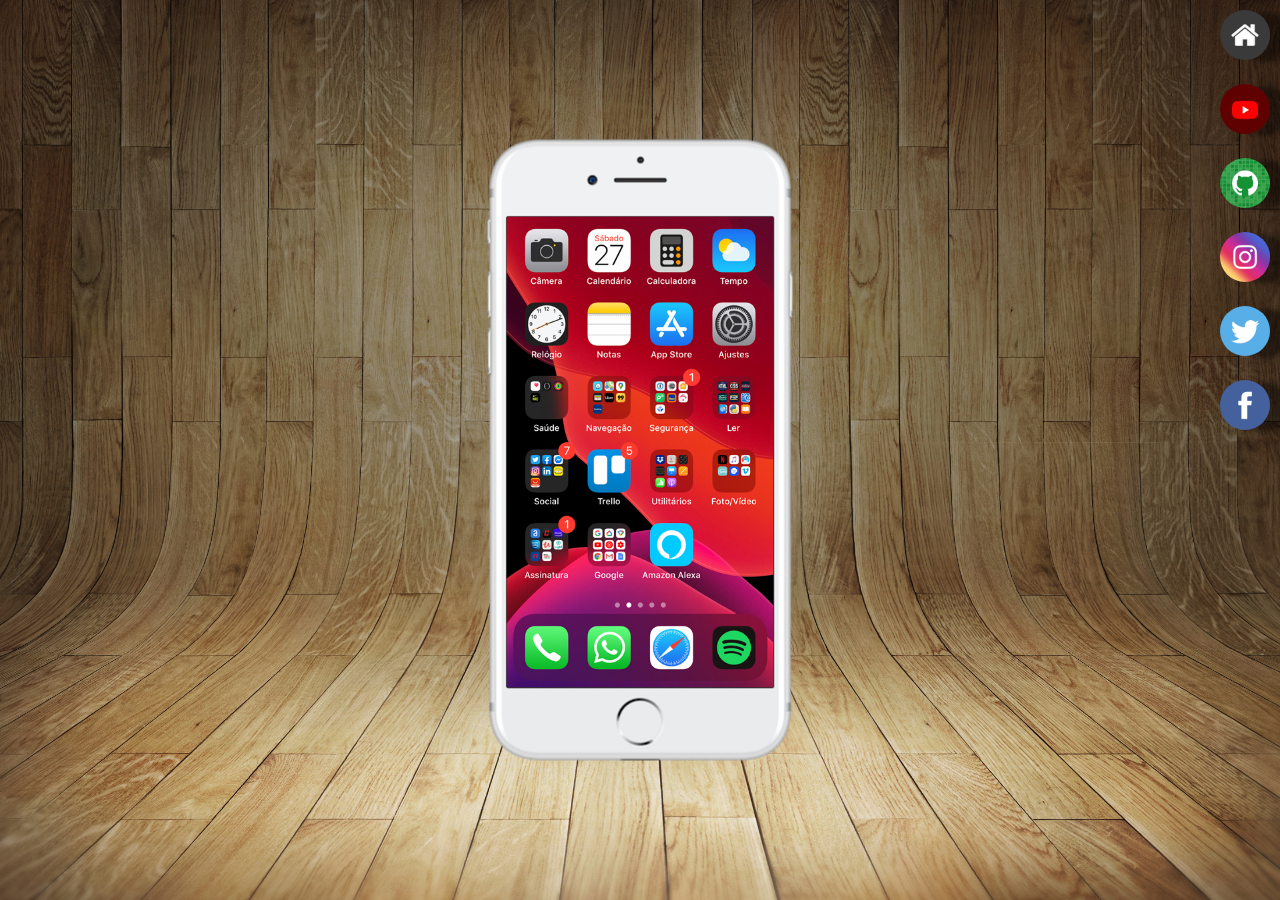
<file: index.html>
<!DOCTYPE html>
<html lang="pt-br">
<head>
    <meta charset="UTF-8">
    <meta http-equiv="X-UA-Compatible" content="IE=edge">
    <meta name="viewport" content="width=device-width, initial-scale=1.0">
    <link rel="shortcut icon" href="imagens/favicon.ico" type="image/x-icon">
    <link rel="stylesheet" href="estilos/style.css">
    <title>Projeto Redes Sociais</title>
</head>
<body>
    <main>
        <section id="telefone">
            <iframe src="home.html" name="tela" id="tela" frameborder="0">
                Seu navegador não é compatível com isso.
            </iframe>
        </section>
        <section id="redes-sociais">
            <a href="home.html" target="tela"><img src="imagens/logo-home.jpg" alt="Home"></a><br>
            <a href="youtube.html" target="tela"><img src="imagens/logo-youtube.jpg" alt="Youtube"></a><br>
            <a href="github.html" target="tela"><img src="imagens/logo-github.jpg" alt="GitHub"></a><br>
            <a href="instagram.html" target="tela"><img src="imagens/logo-instagram.jpg" alt="Instagram"></a><br>
            <a href="twitter.html" target="tela"><img src="imagens/logo-twitter.jpg" alt="Twitter"></a><br>
            <a href="facebook.html" target="tela"><img src="imagens/logo-facebook.jpg" alt="Facebook"></a><br>
        </section>
    </main>
</body>
</html>
</file>
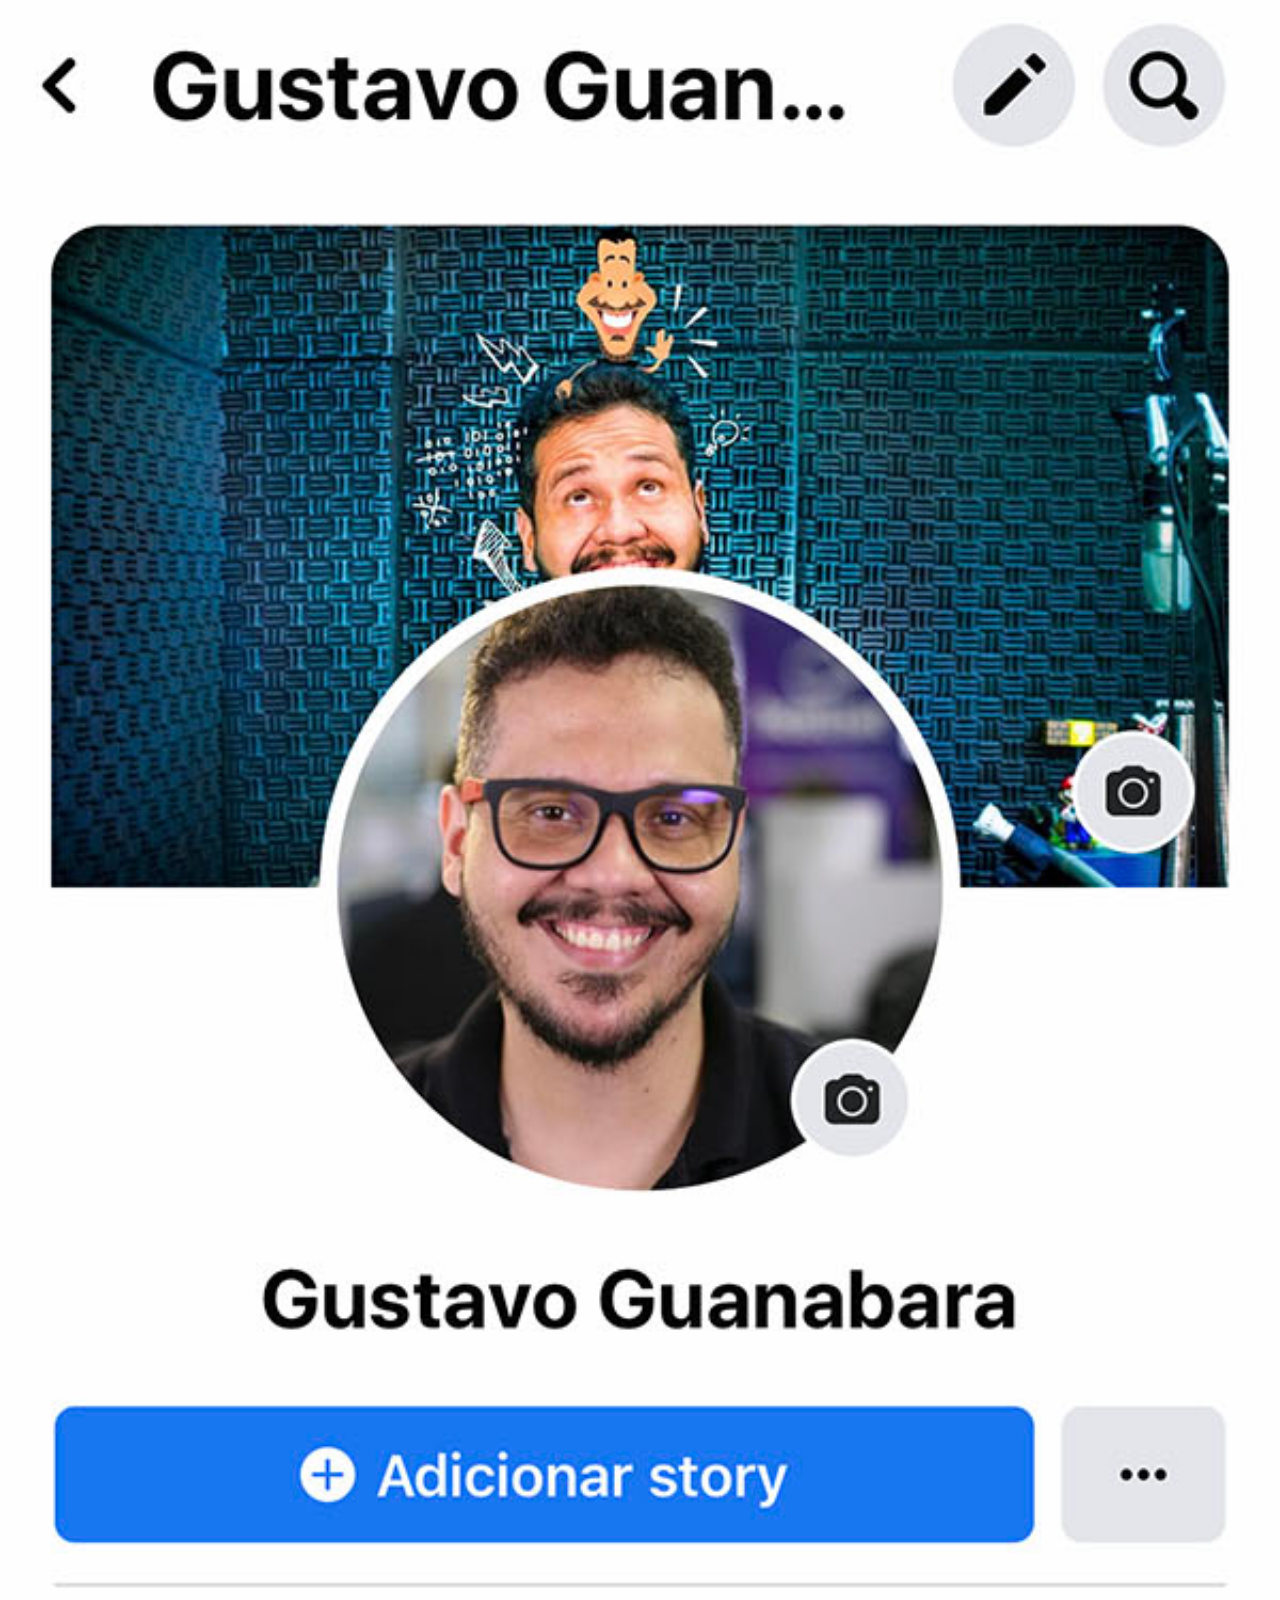
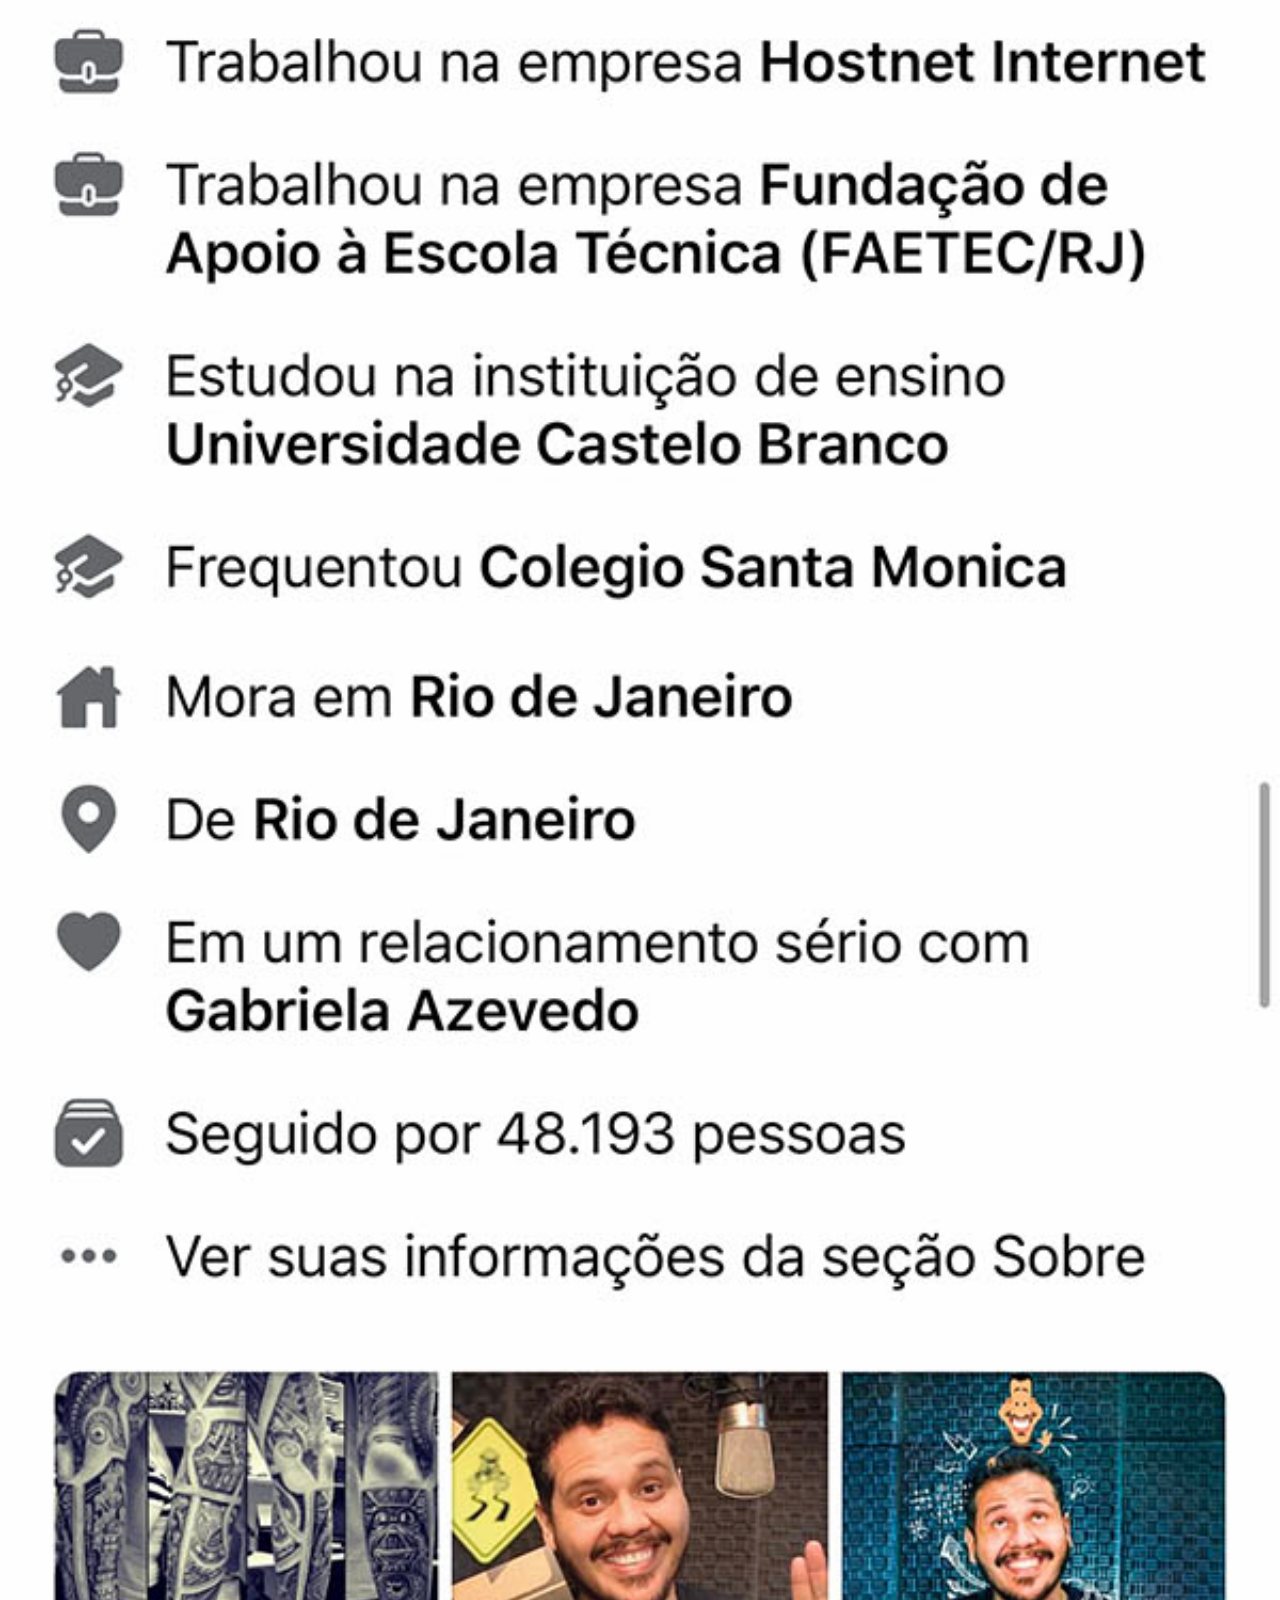
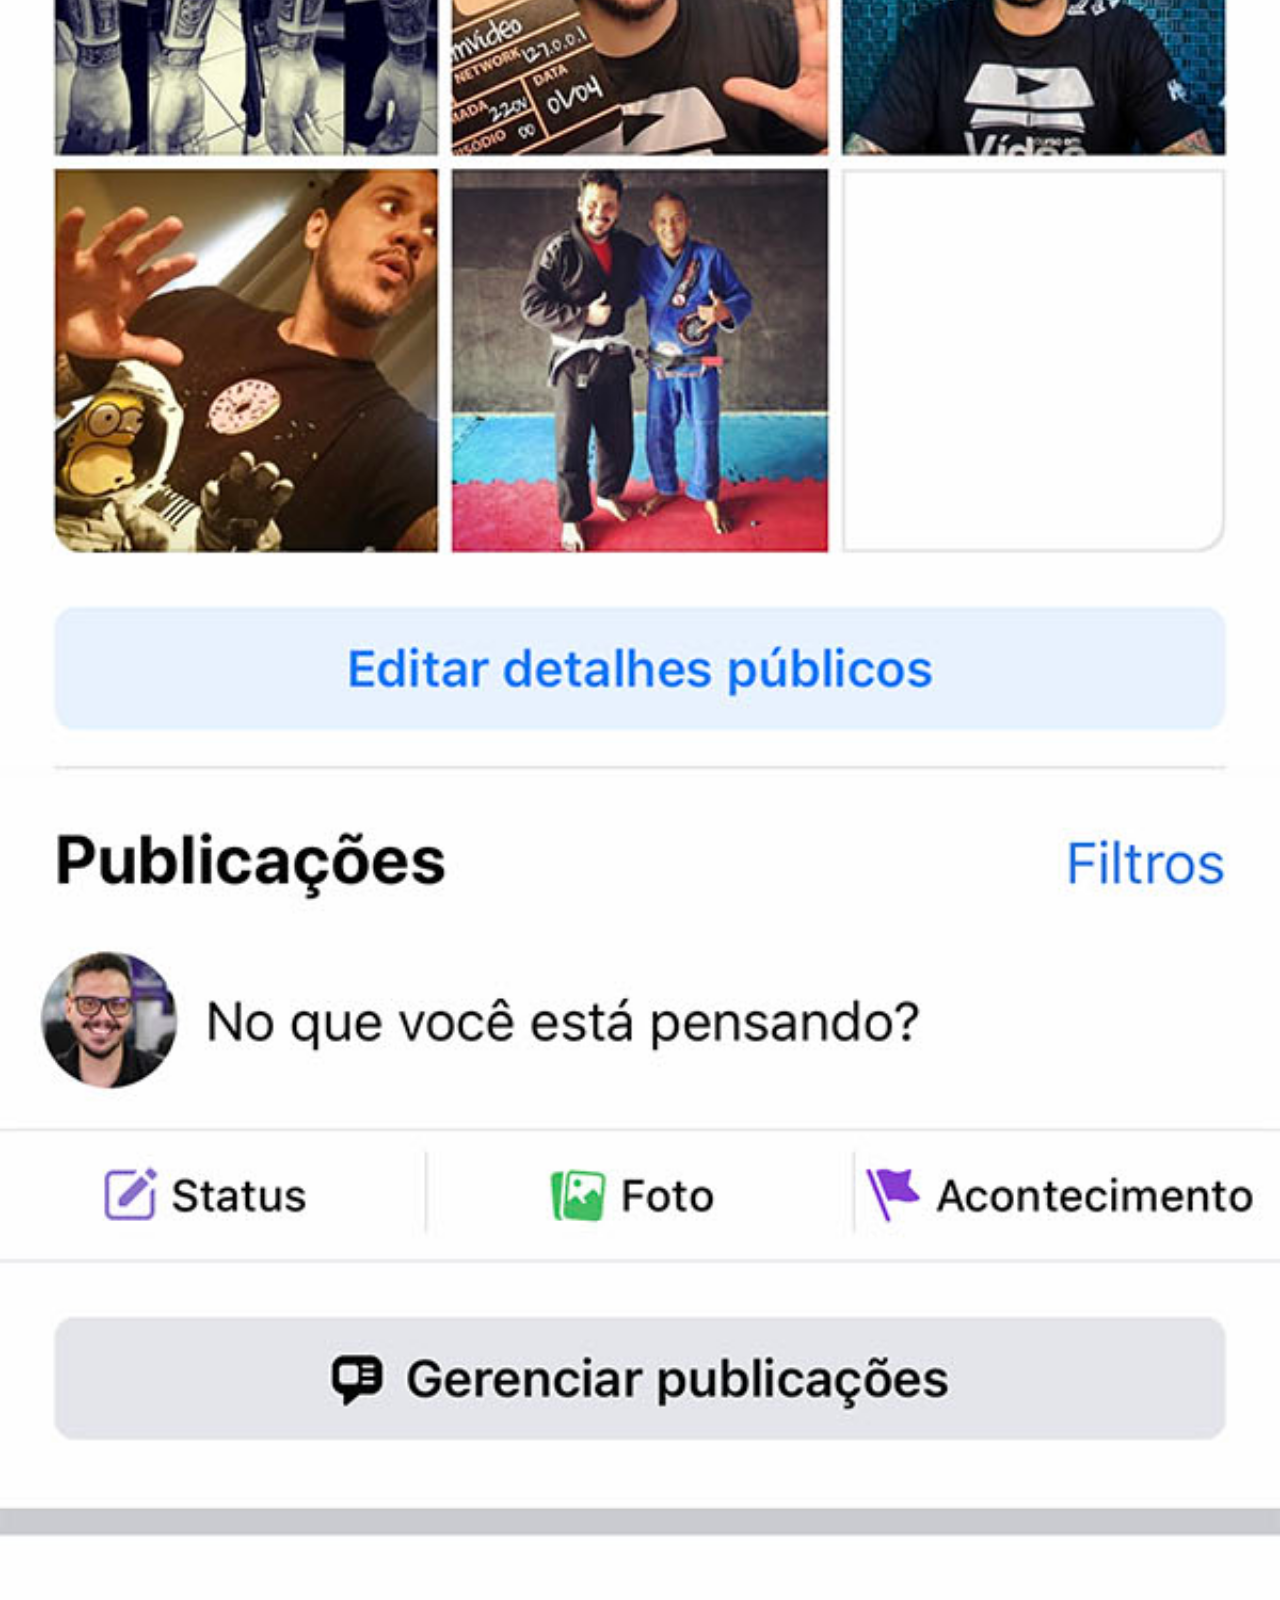
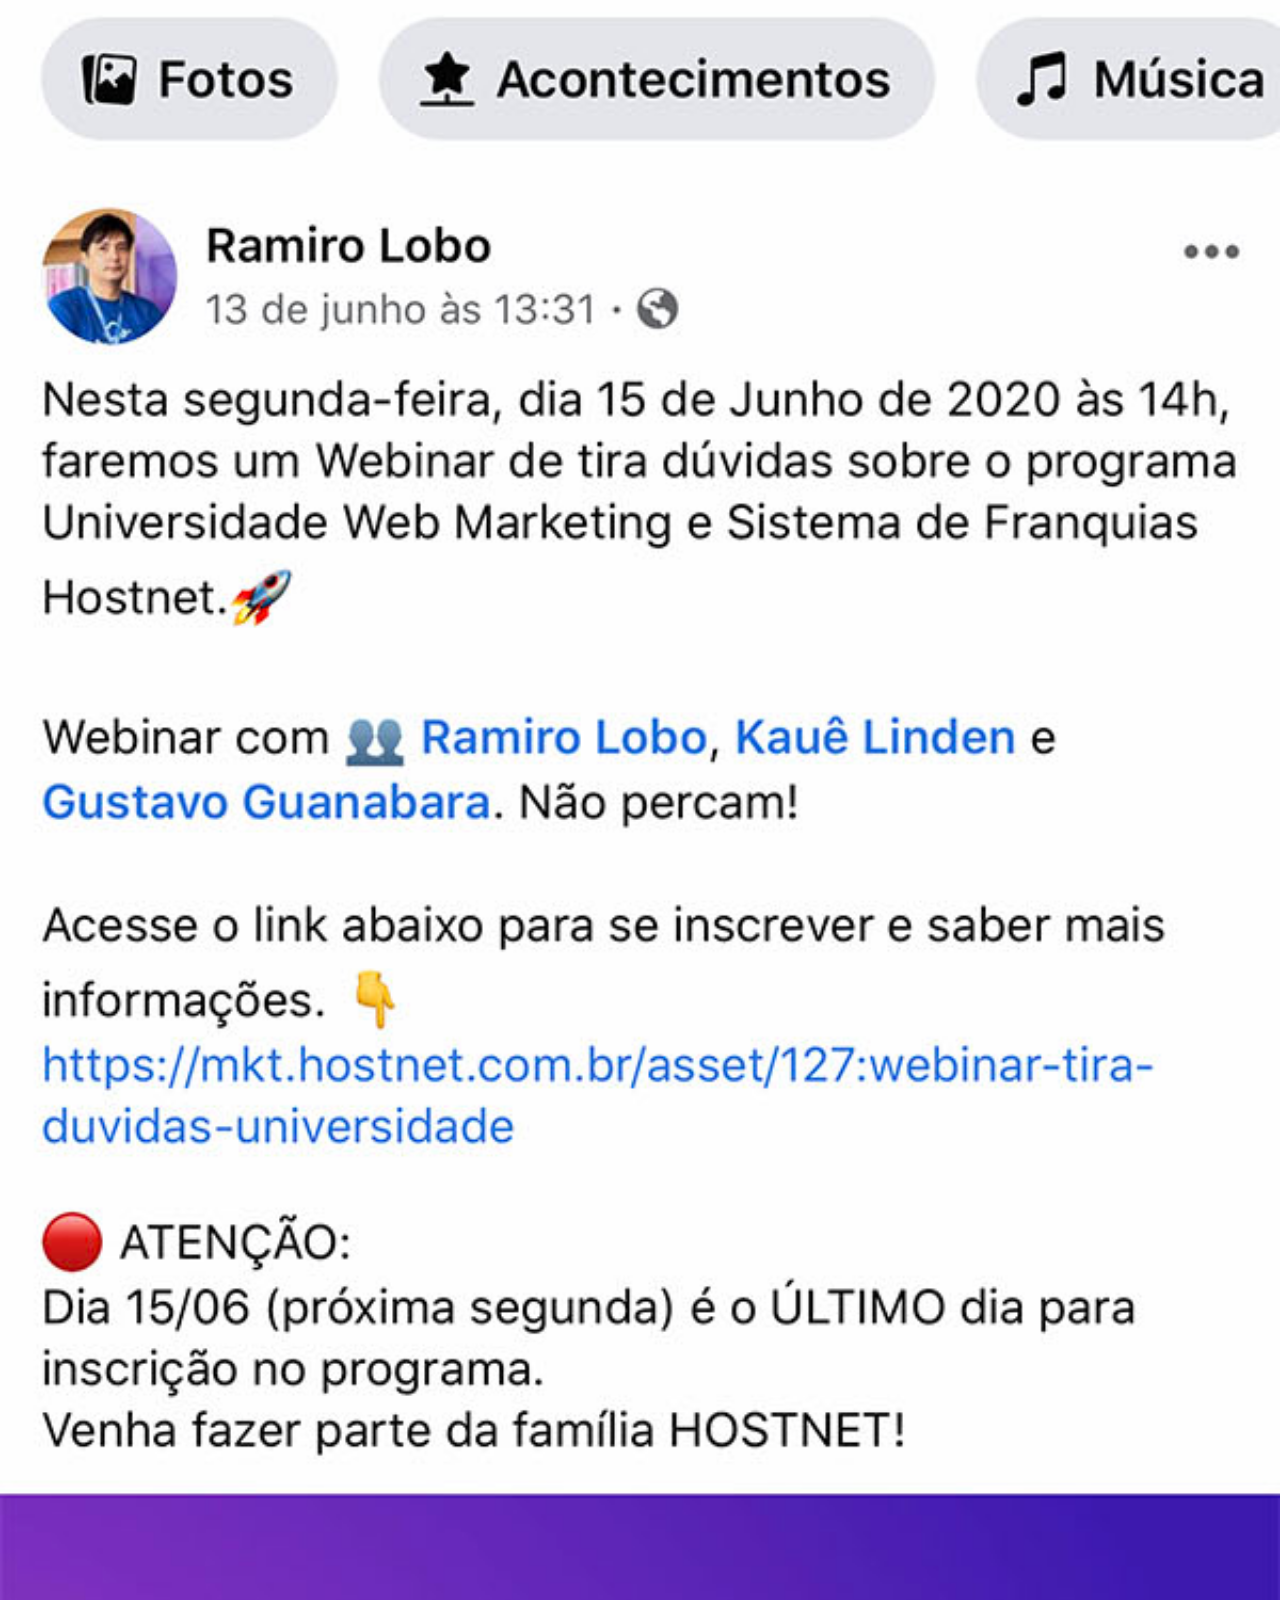
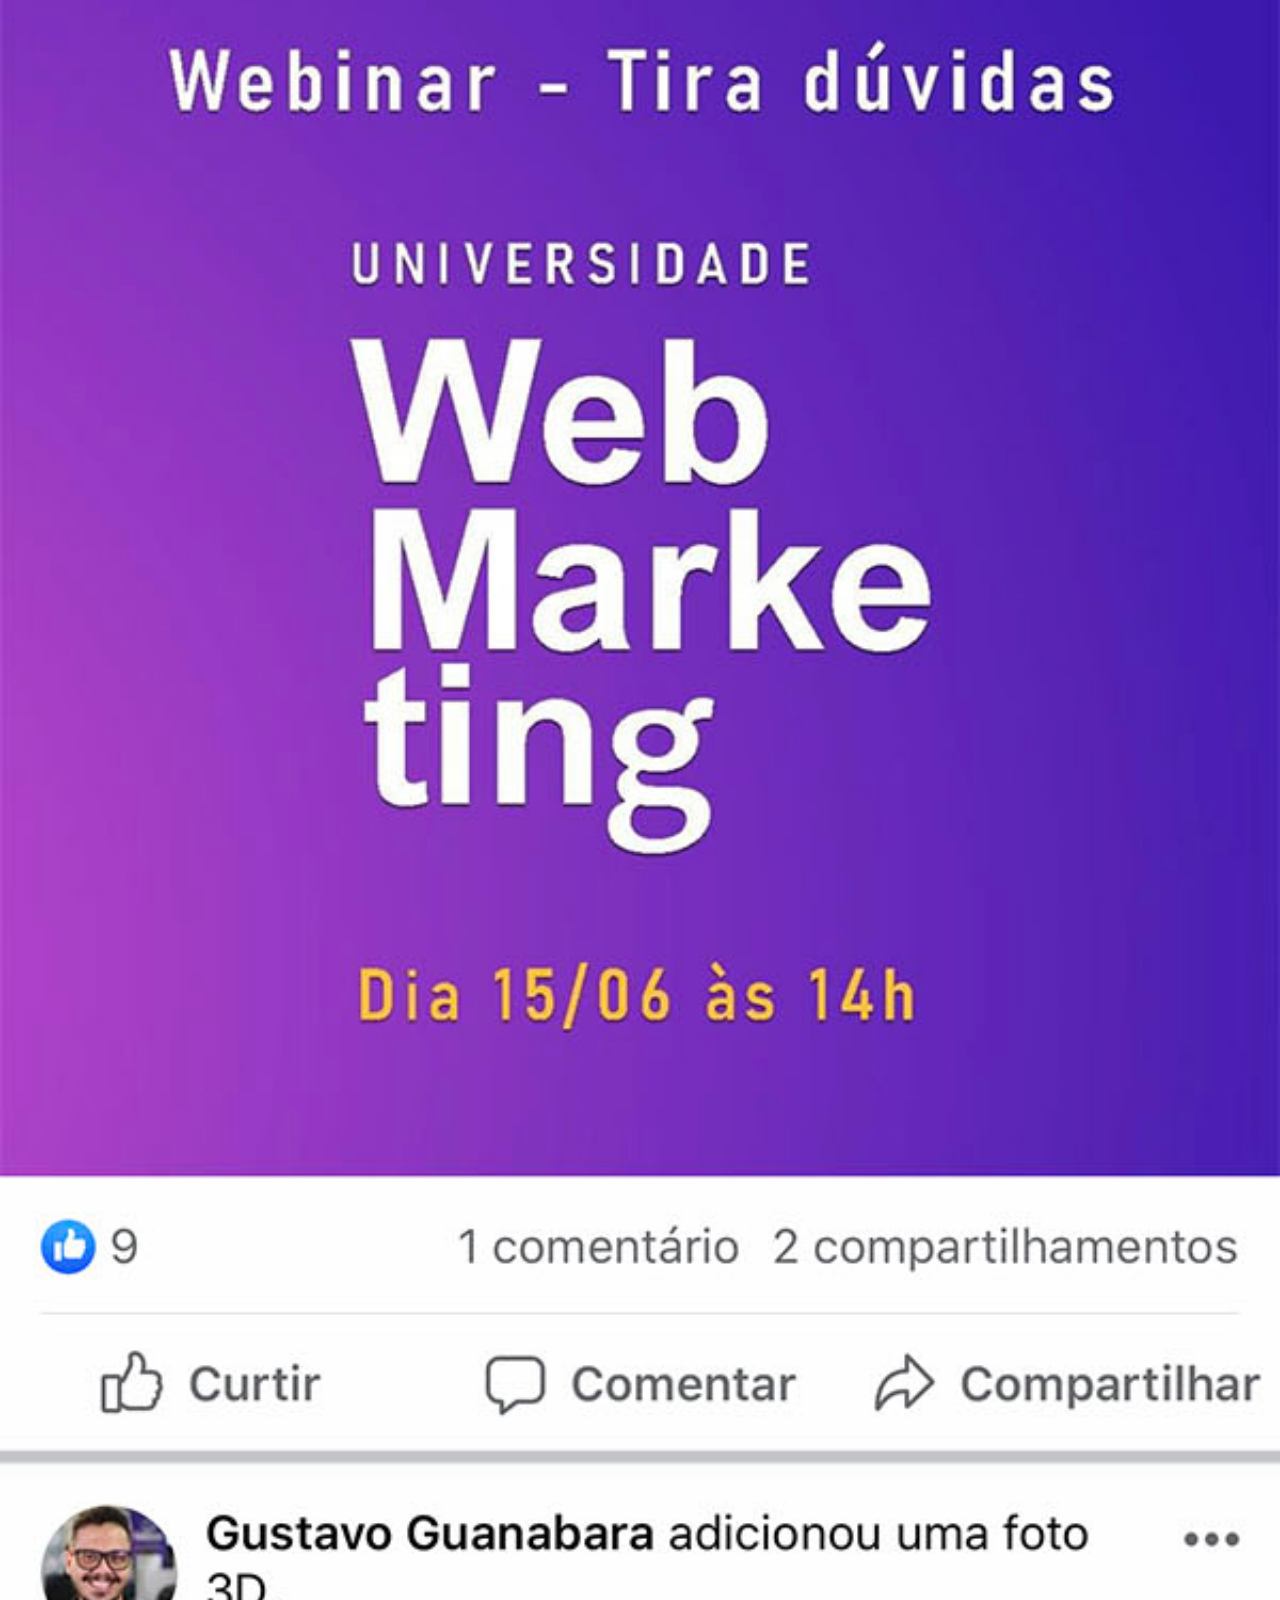
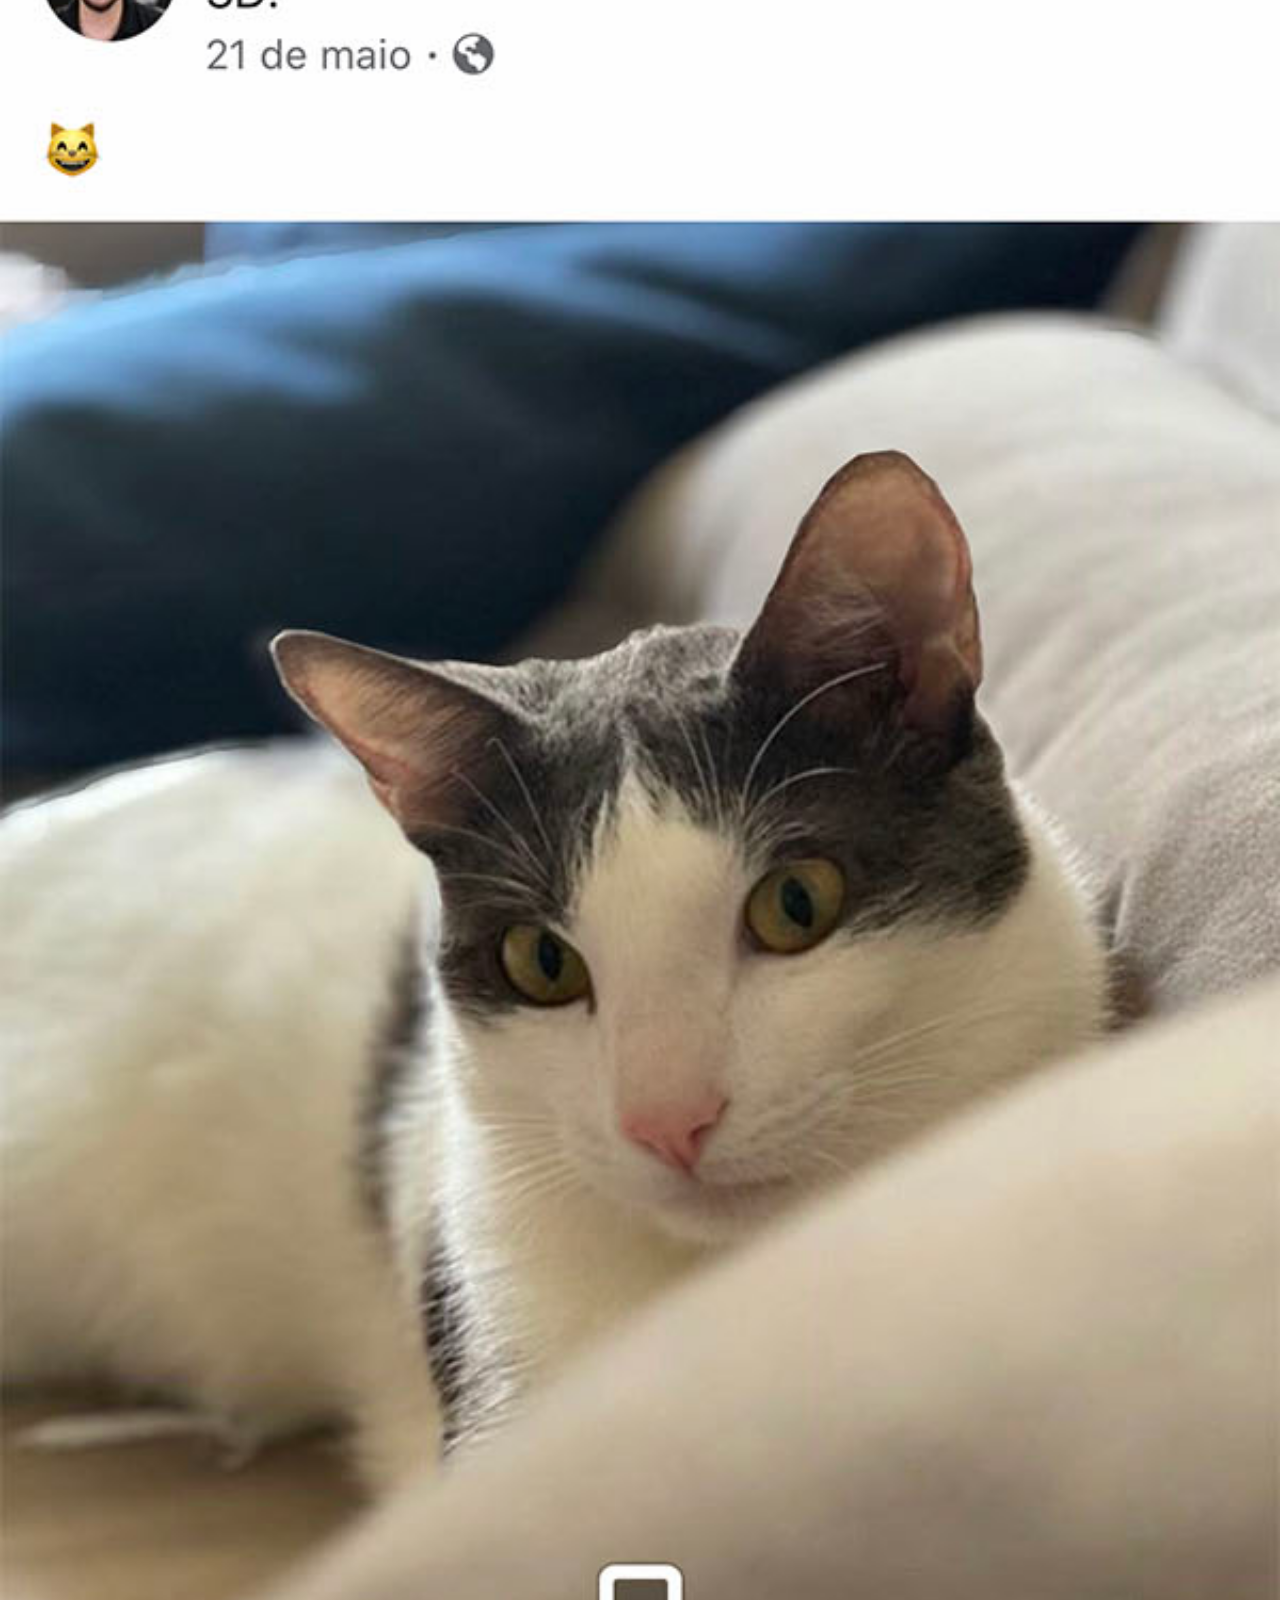
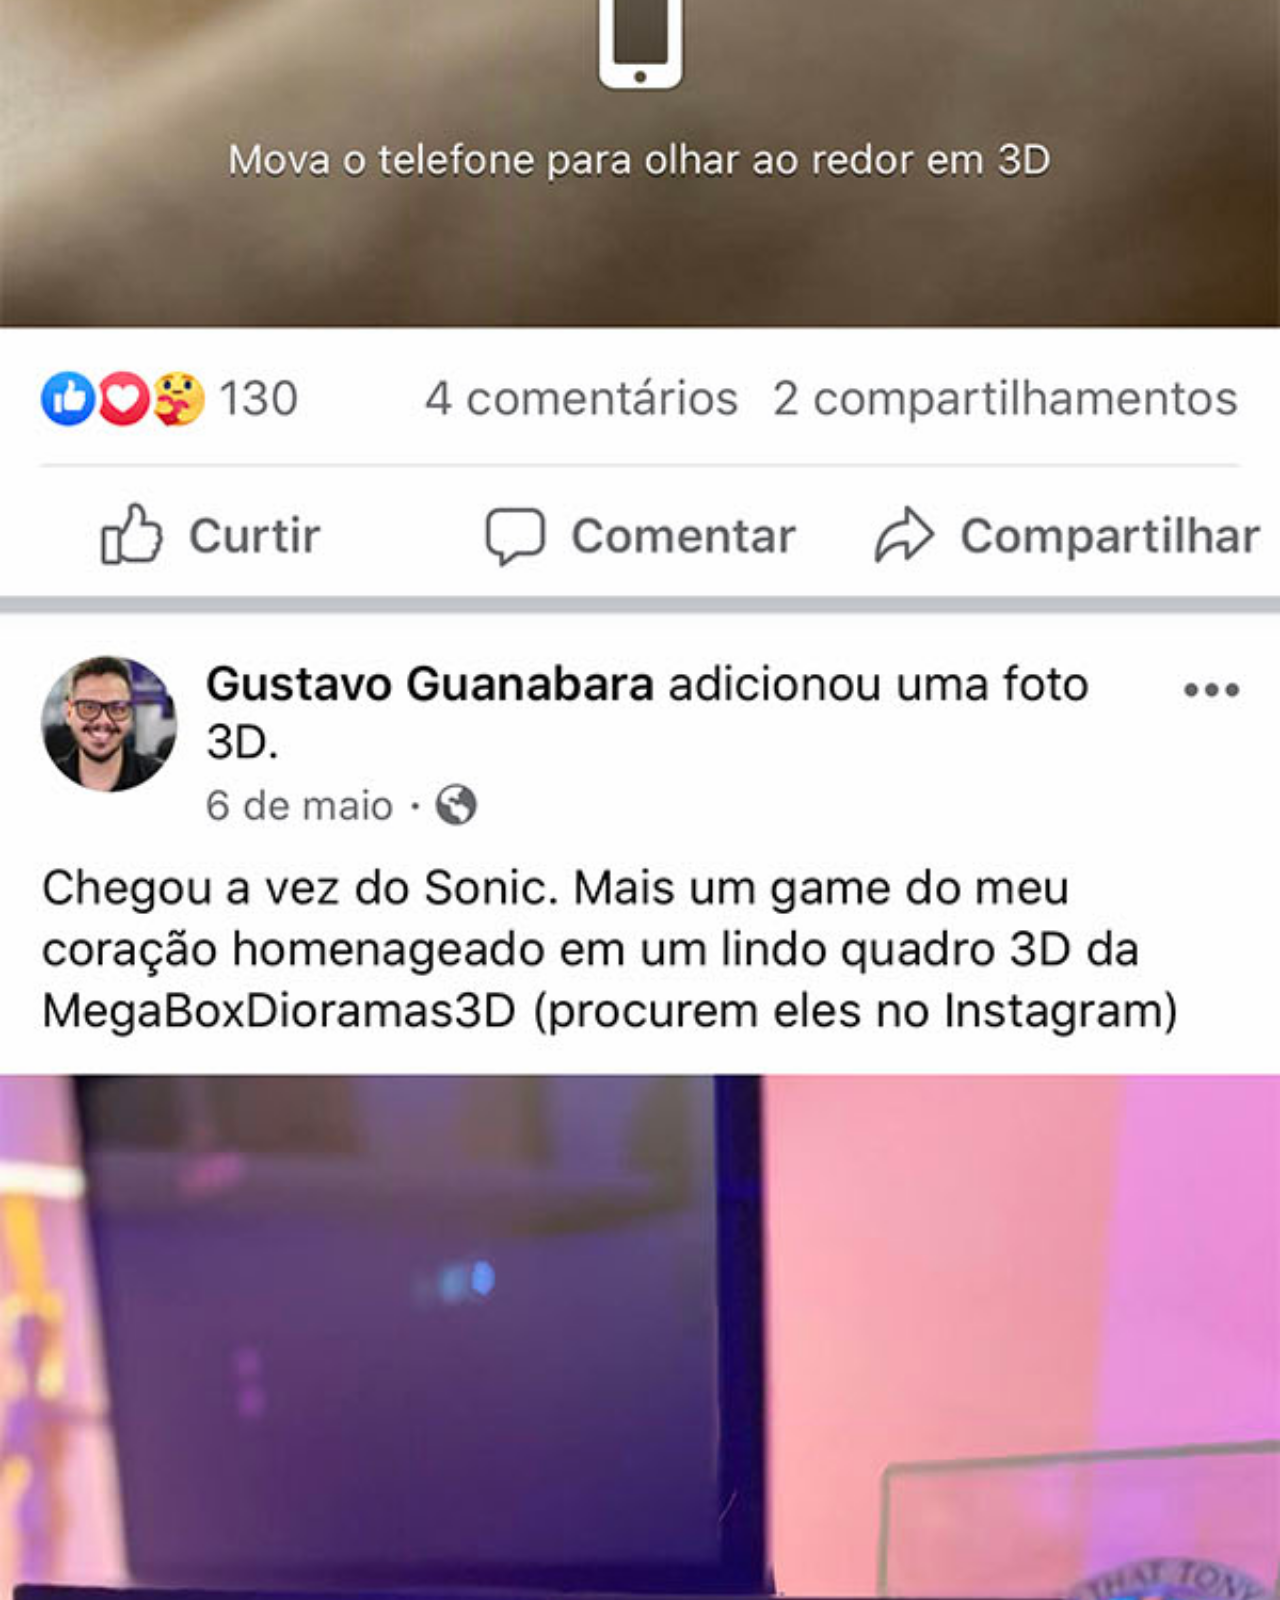
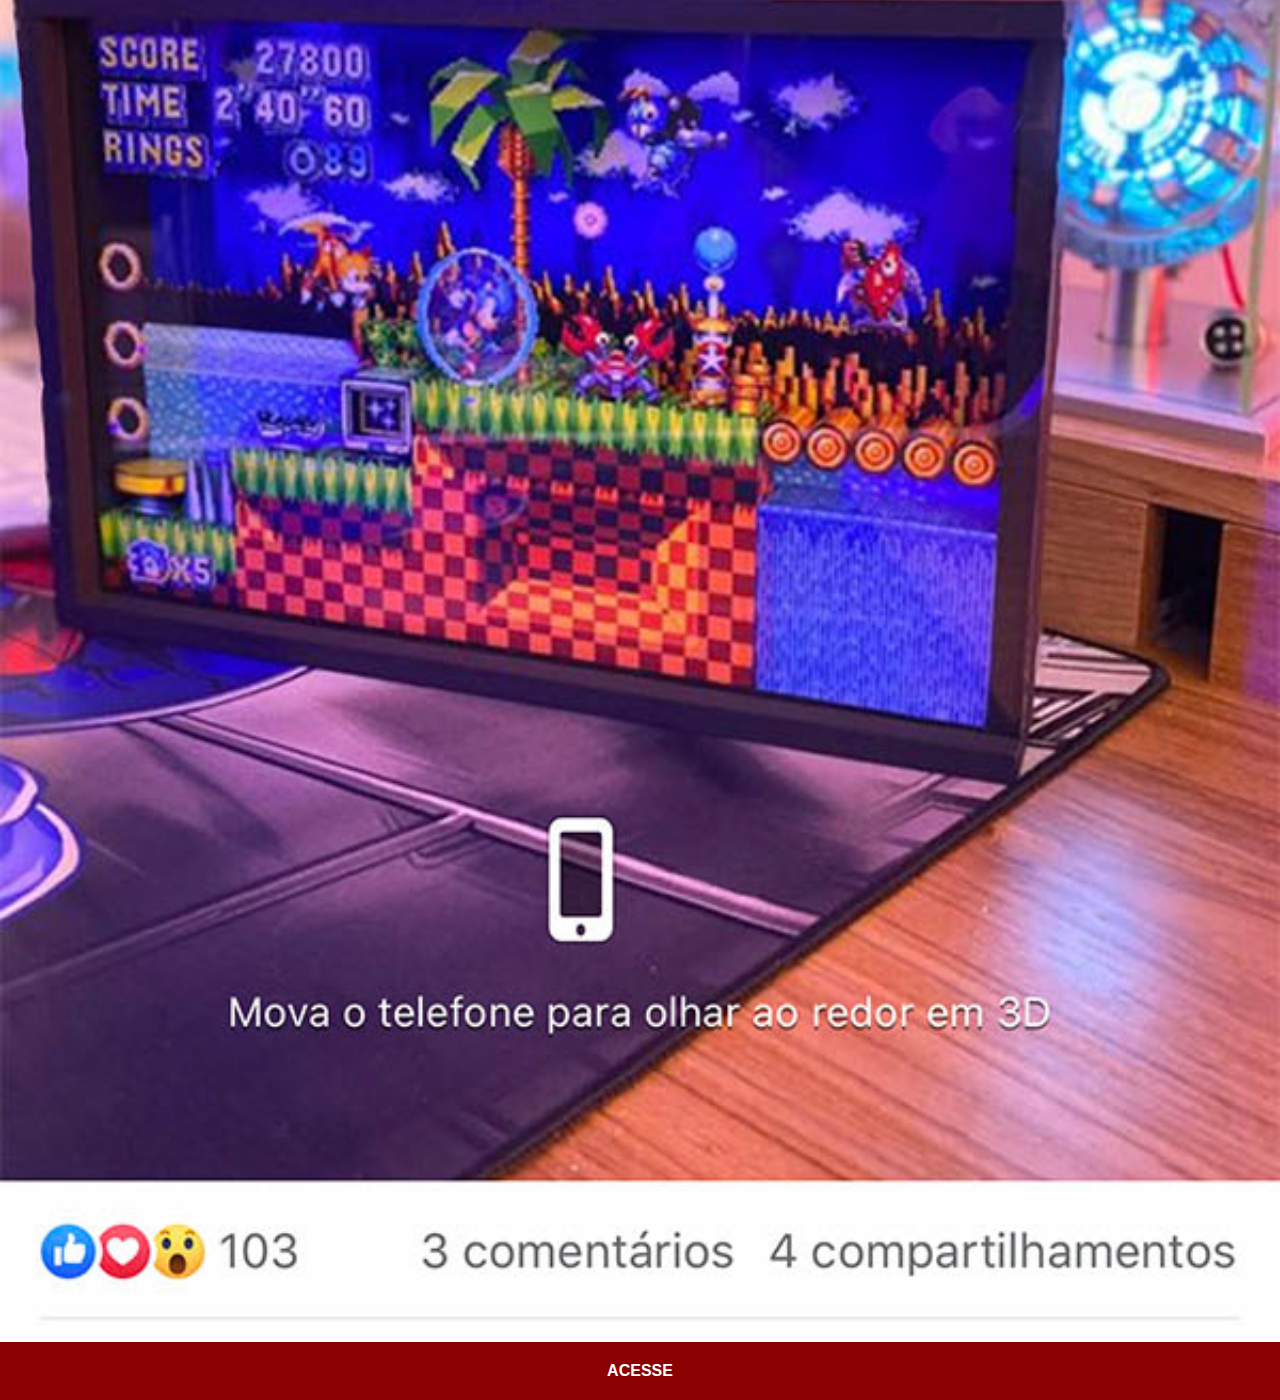
<file: facebook.html>
<!DOCTYPE html>
<html lang="pt-br">
<head>
    <meta charset="UTF-8">
    <meta http-equiv="X-UA-Compatible" content="IE=edge">
    <meta name="viewport" content="width=device-width, initial-scale=1.0">
    <title>Facebook</title>
    <link rel="stylesheet" href="estilos/social.css">
</head>
<body>
    <img src="imagens/tela-facebook.jpg" alt="Youtube">
    <a href="https://www.facebook.com/CursosEmVideo/" target="_blank">ACESSE</a>
</body>
</html>
</file>
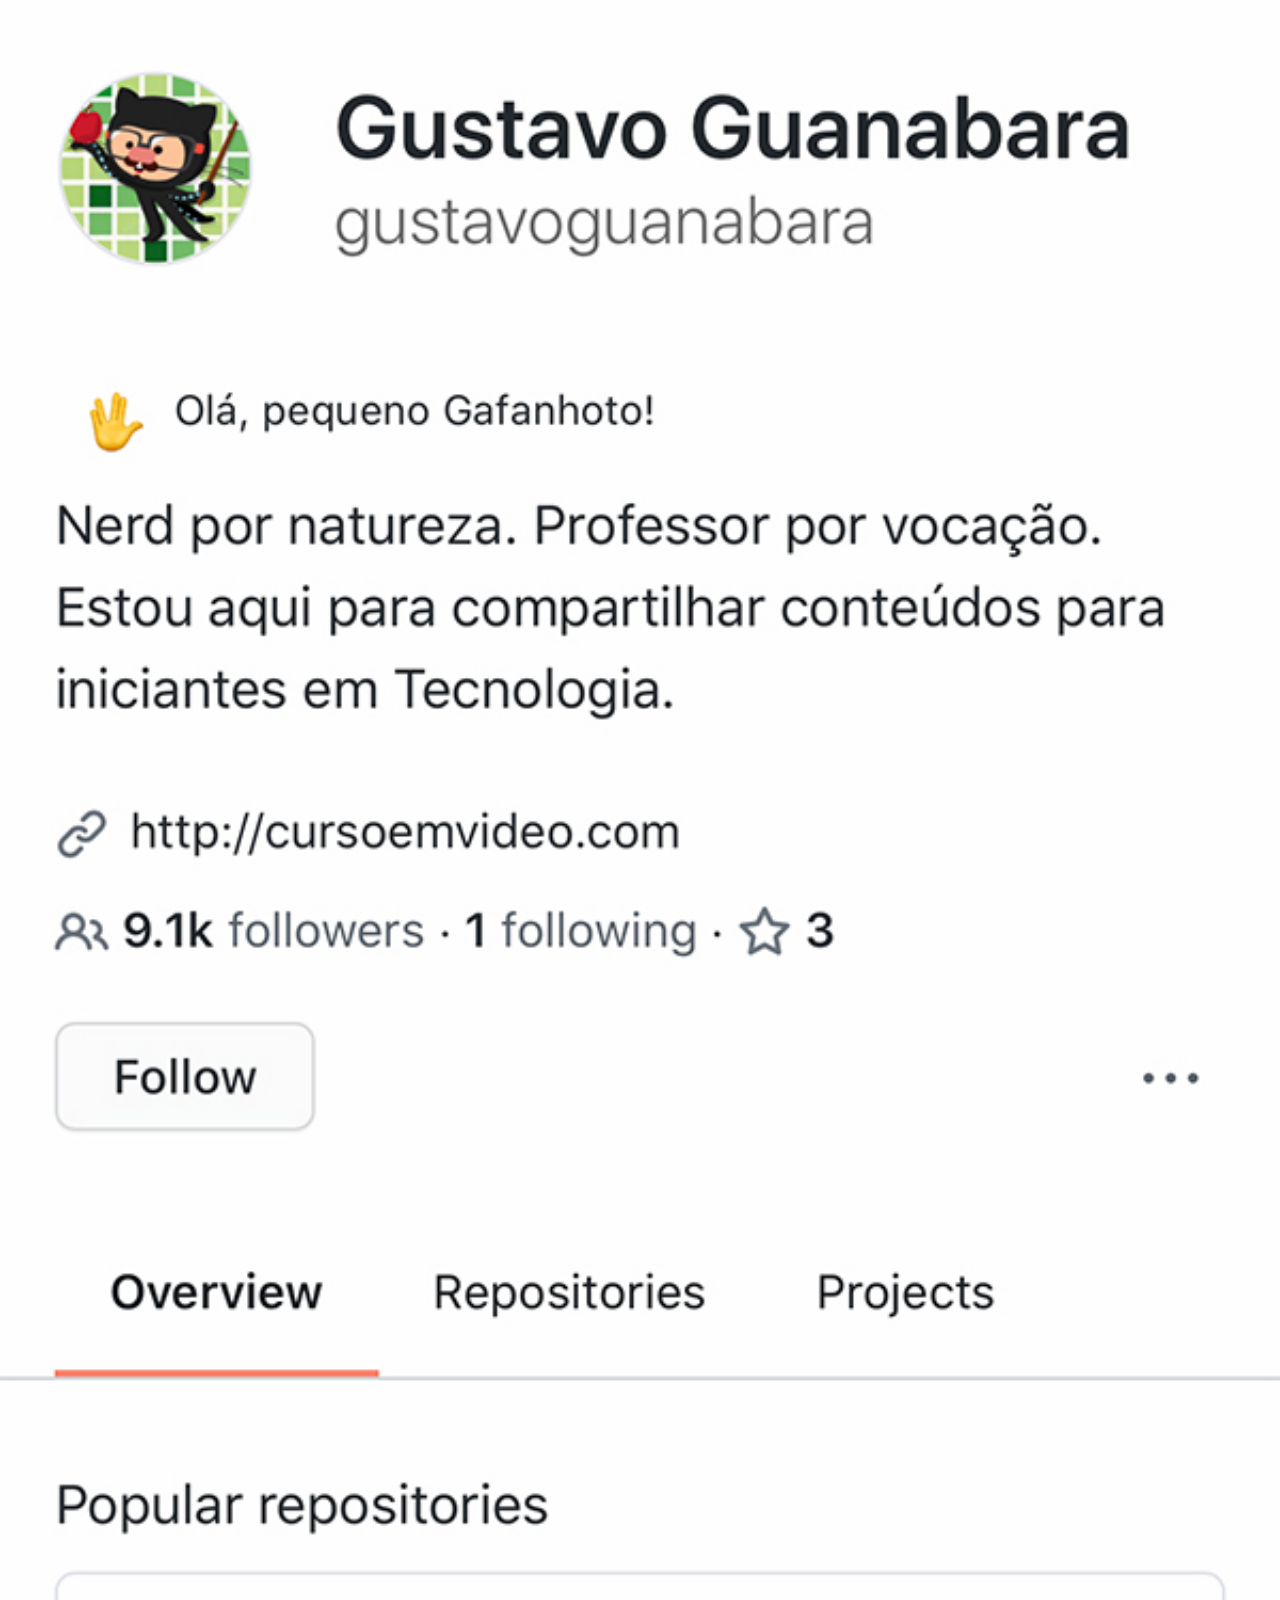
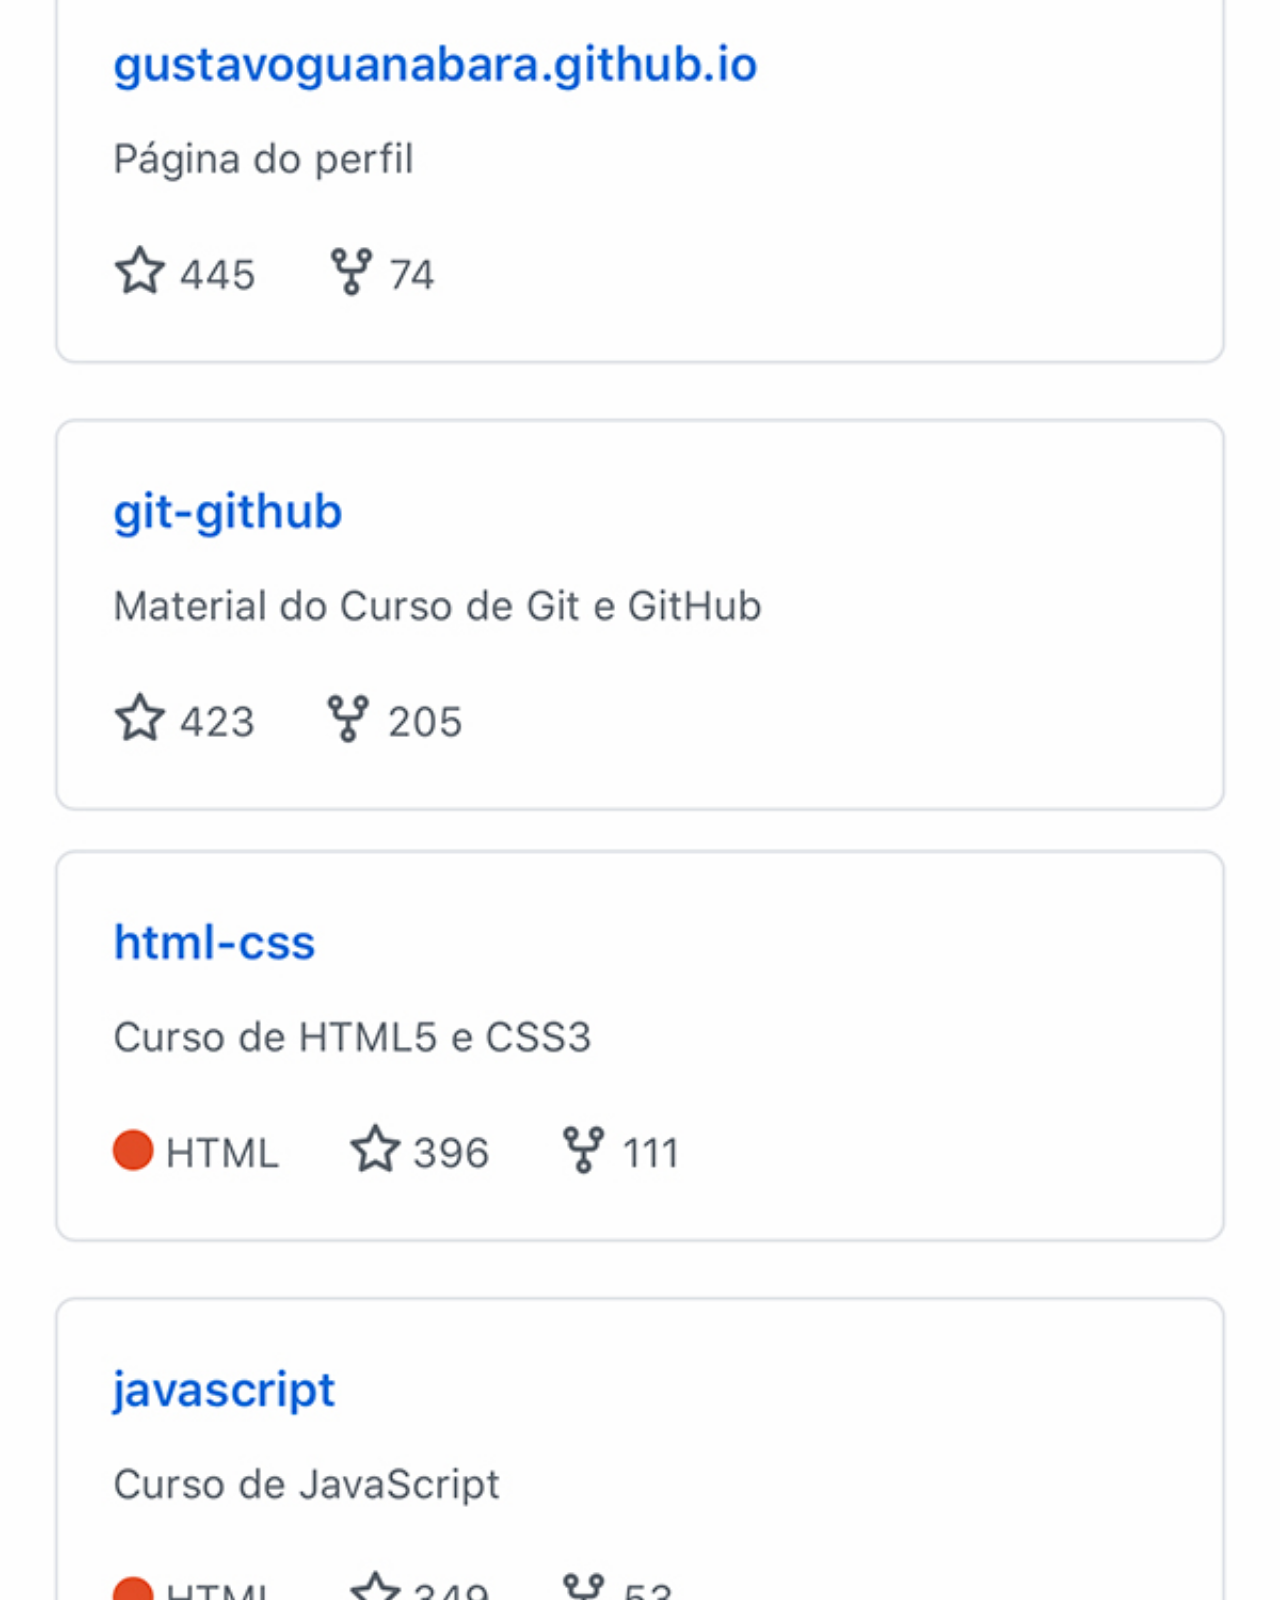
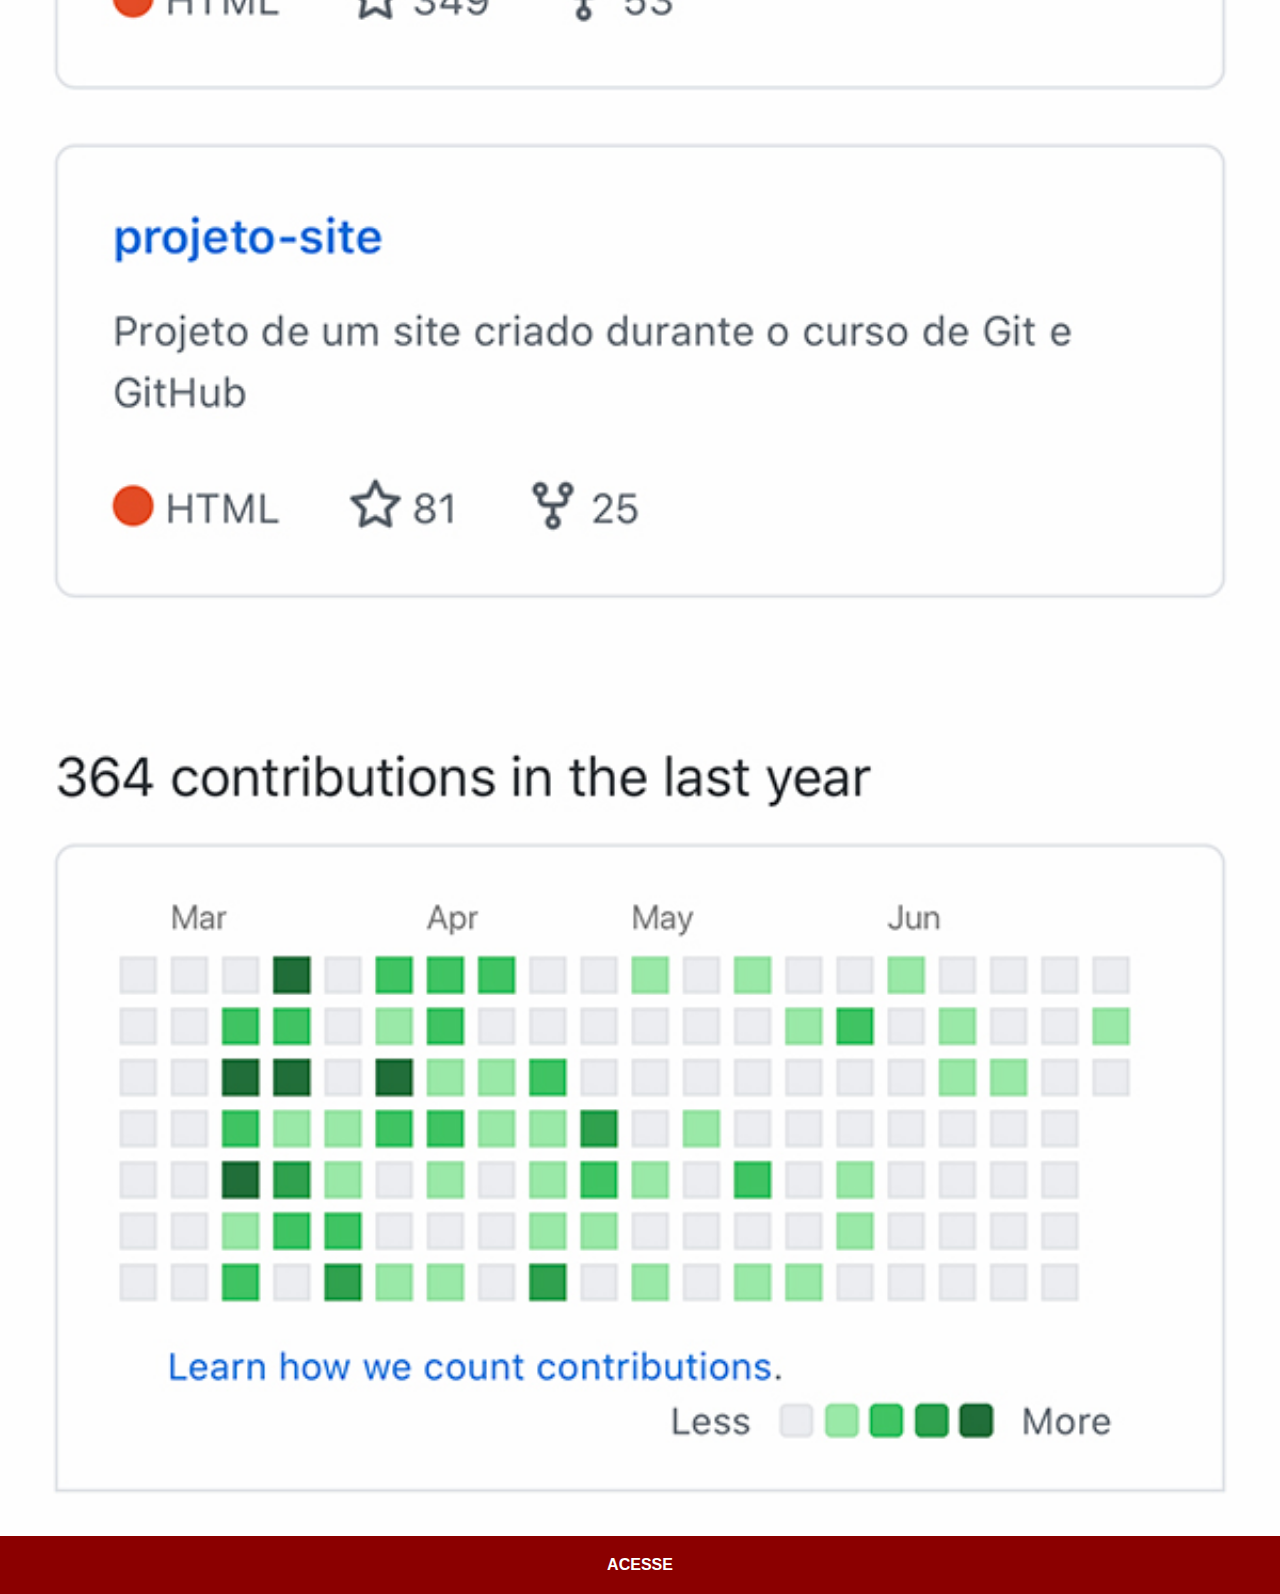
<file: github.html>
<!DOCTYPE html>
<html lang="pt-br">
<head>
    <meta charset="UTF-8">
    <meta http-equiv="X-UA-Compatible" content="IE=edge">
    <meta name="viewport" content="width=device-width, initial-scale=1.0">
    <title>GitHub</title>
    <link rel="stylesheet" href="estilos/social.css">
</head>
<body>
    <img src="imagens/tela-github.jpg" alt="GitHub">
    <a href="https://github.com/gustavoguanabara" target="_blank">ACESSE</a>
</body>
</html>
</file>
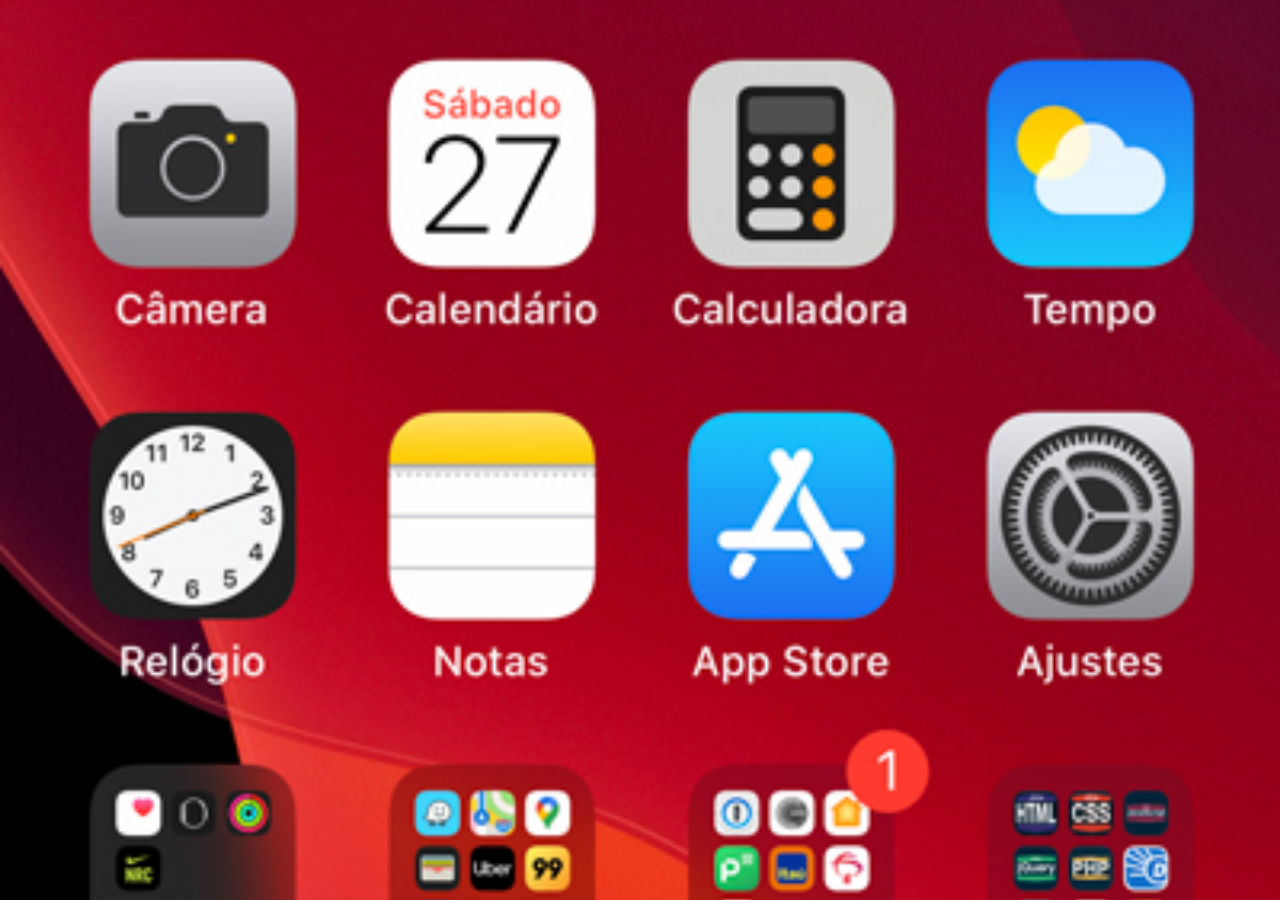
<file: home.html>
<!DOCTYPE html>
<html lang="pt-br">
<head>
    <meta charset="UTF-8">
    <meta http-equiv="X-UA-Compatible" content="IE=edge">
    <meta name="viewport" content="width=device-width, initial-scale=1.0">
    <title>Home</title>
</head>
<style>
    *{
        margin: 0px;
        padding: 0px;
    }

    body{
        width: 100vw;
        height: 100vh;
        background: black url('imagens/tela-home.jpg') no-repeat top center;
        background-size: cover;
    }
</style>
<body>
    
</body>
</html>
</file>
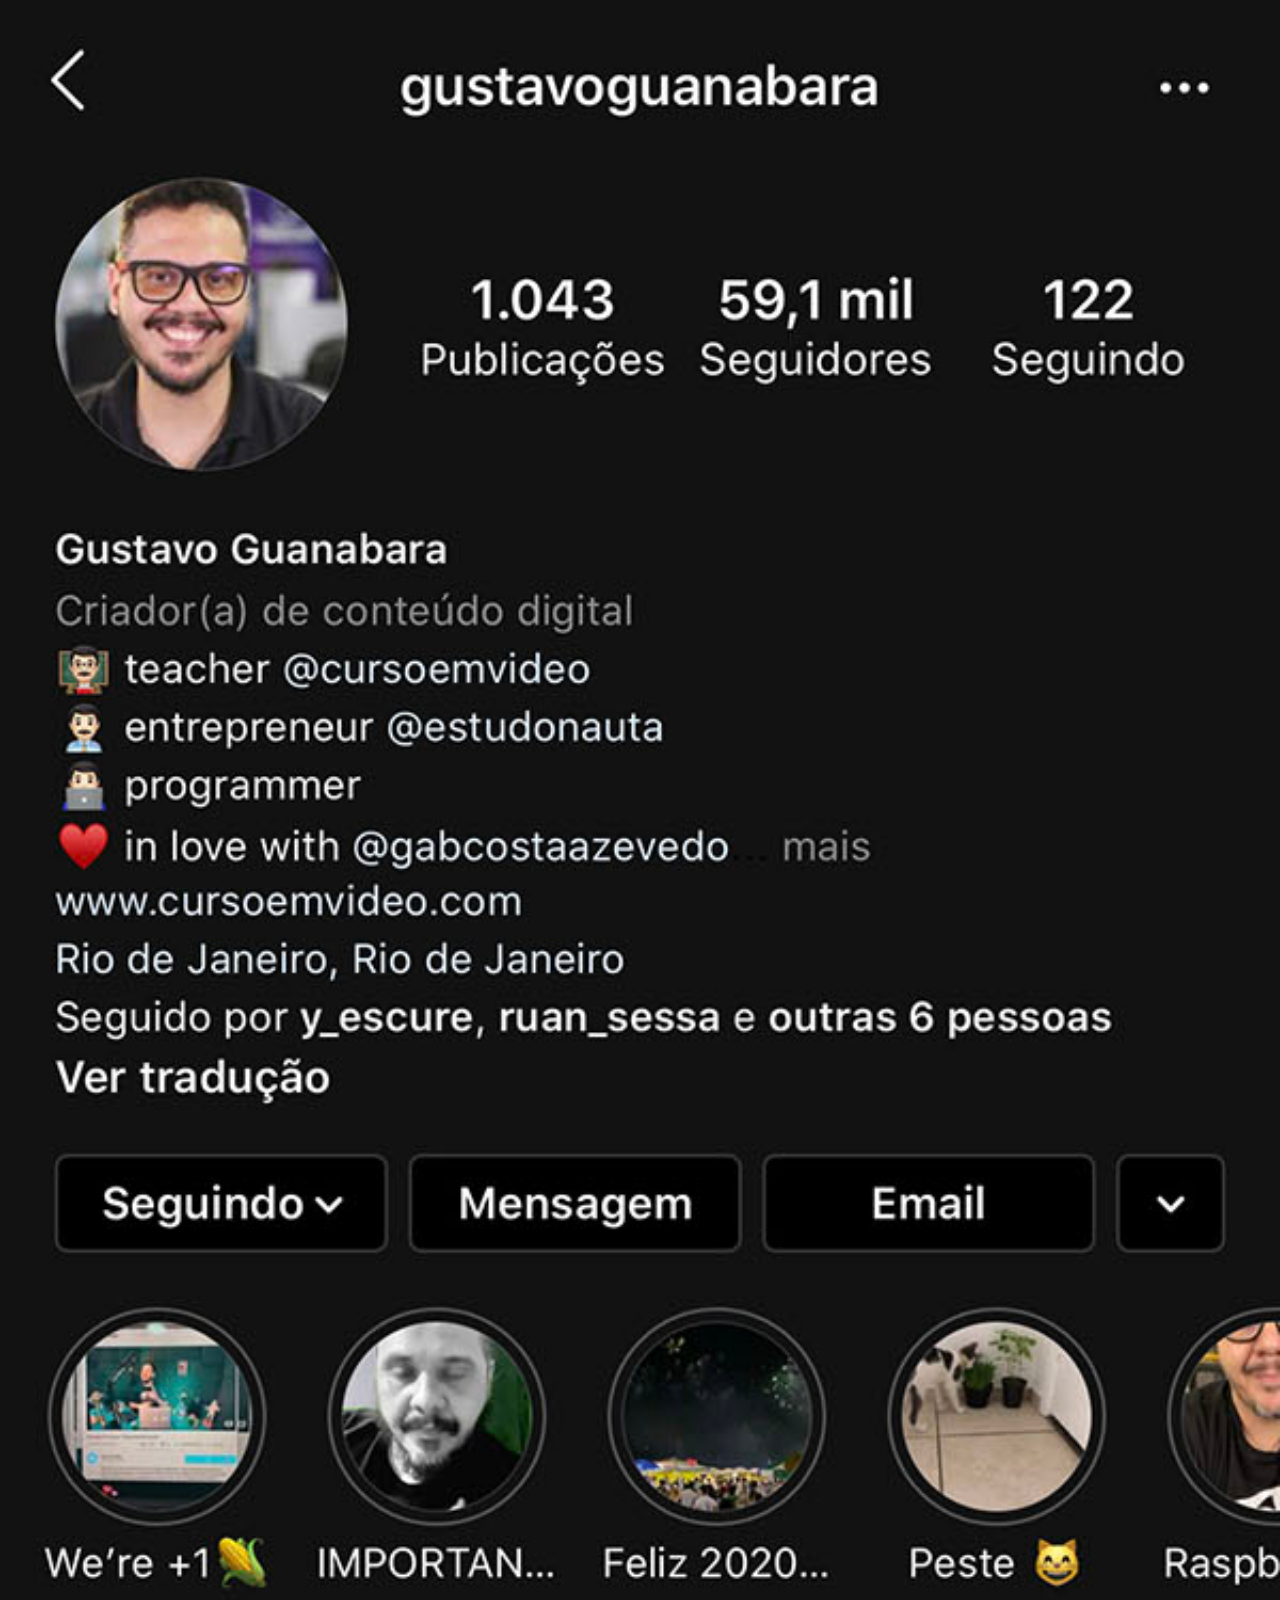
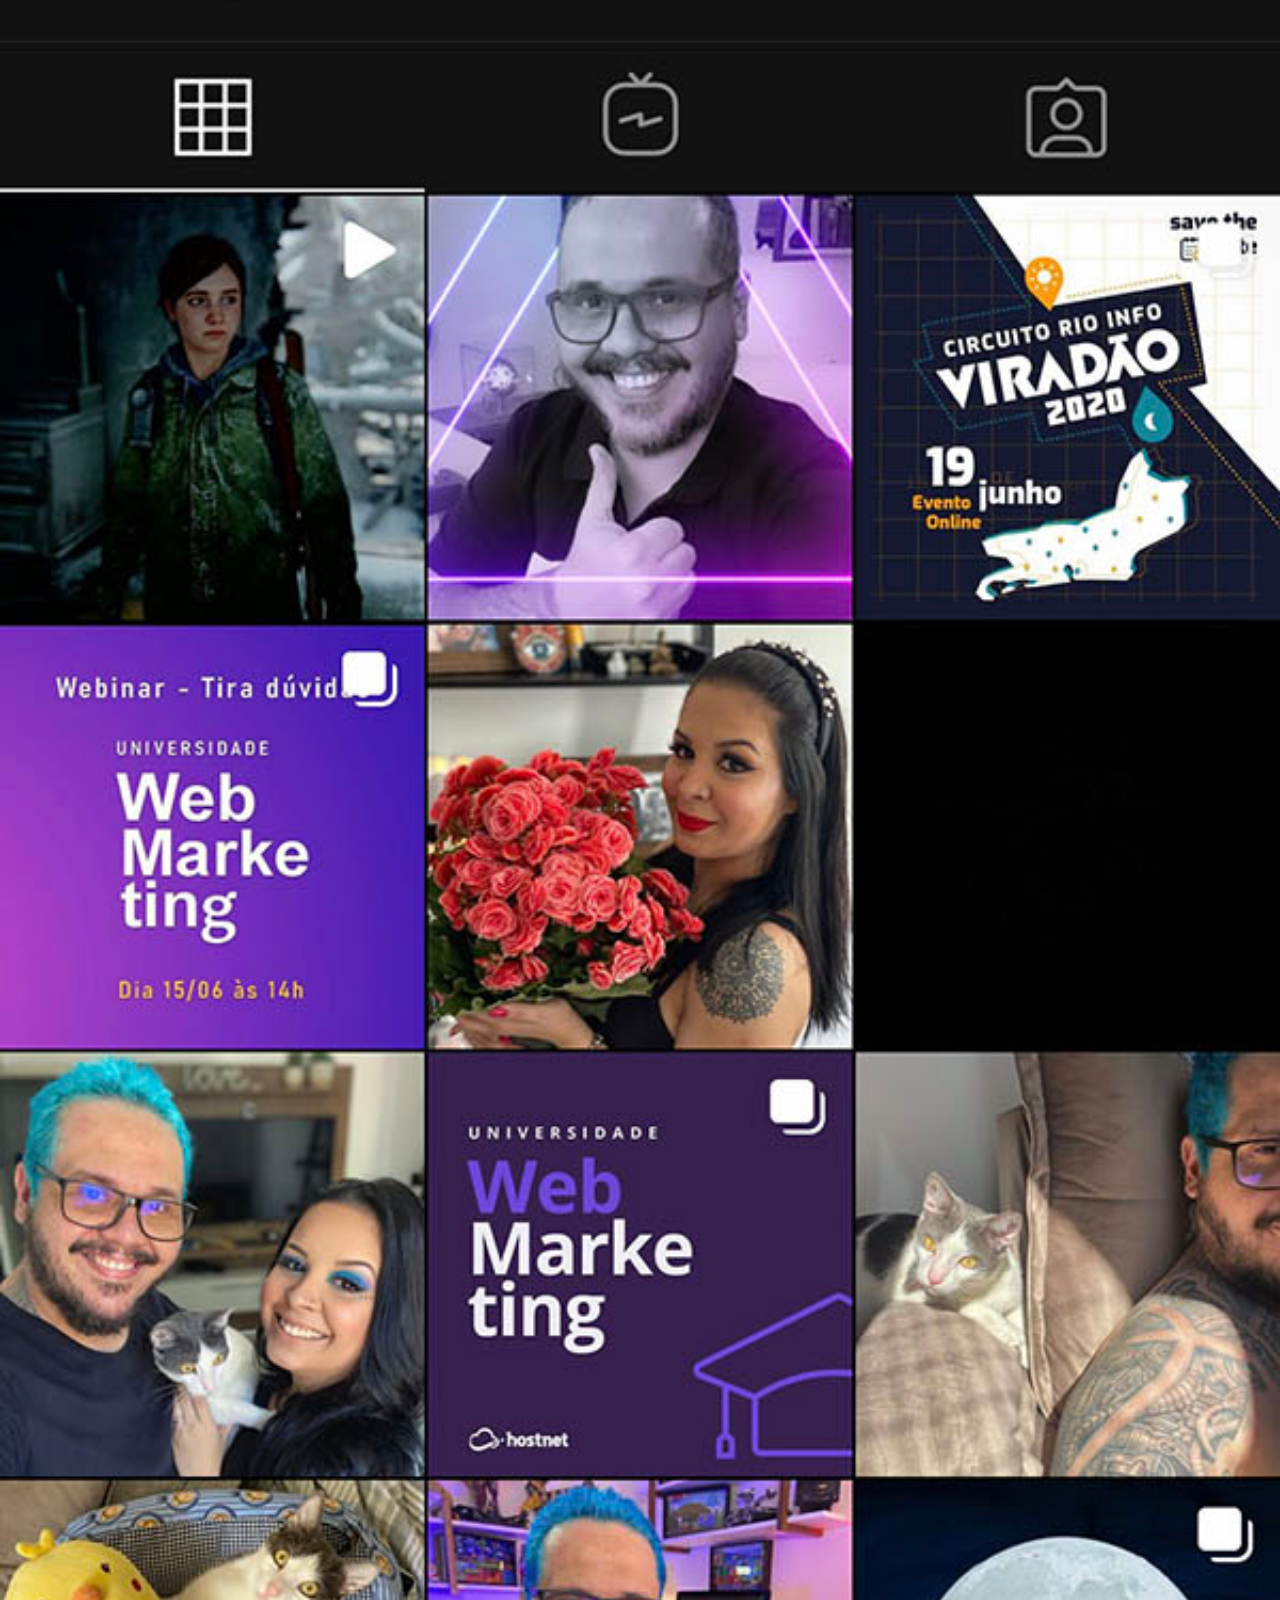
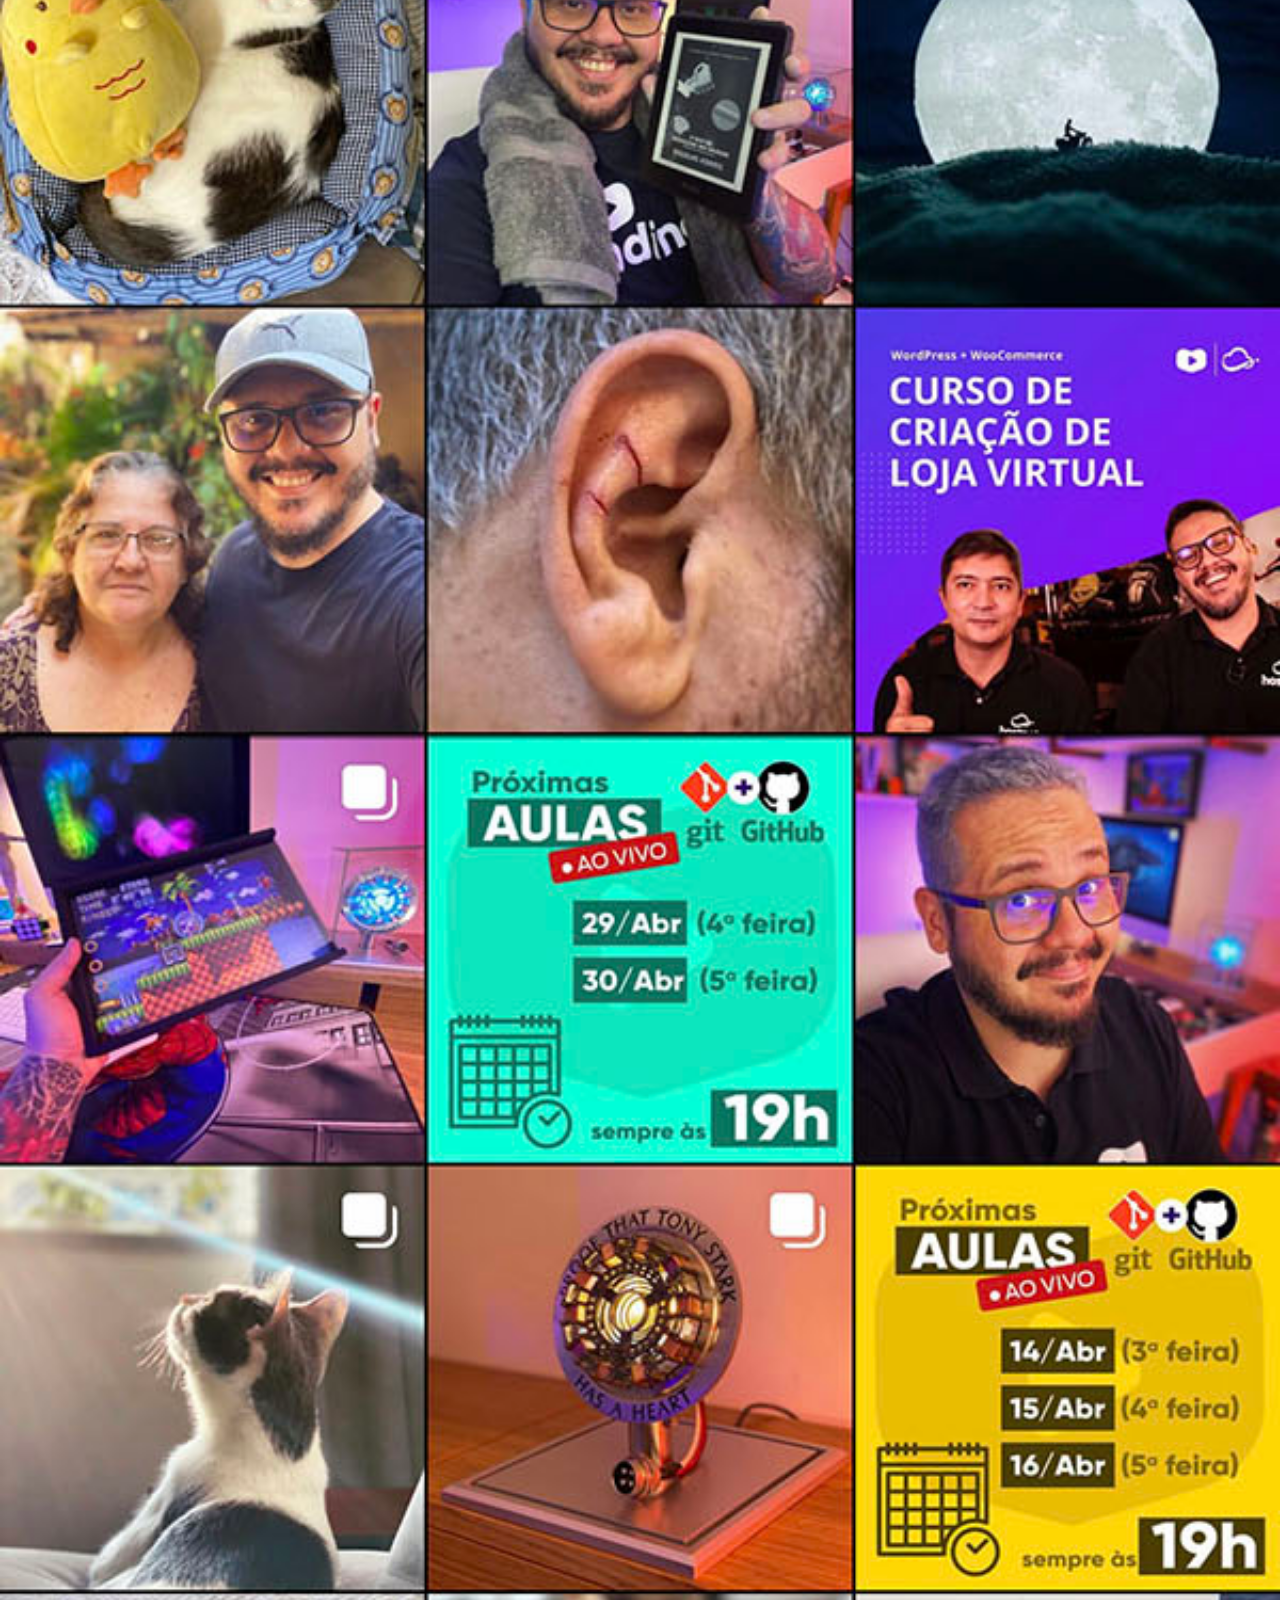
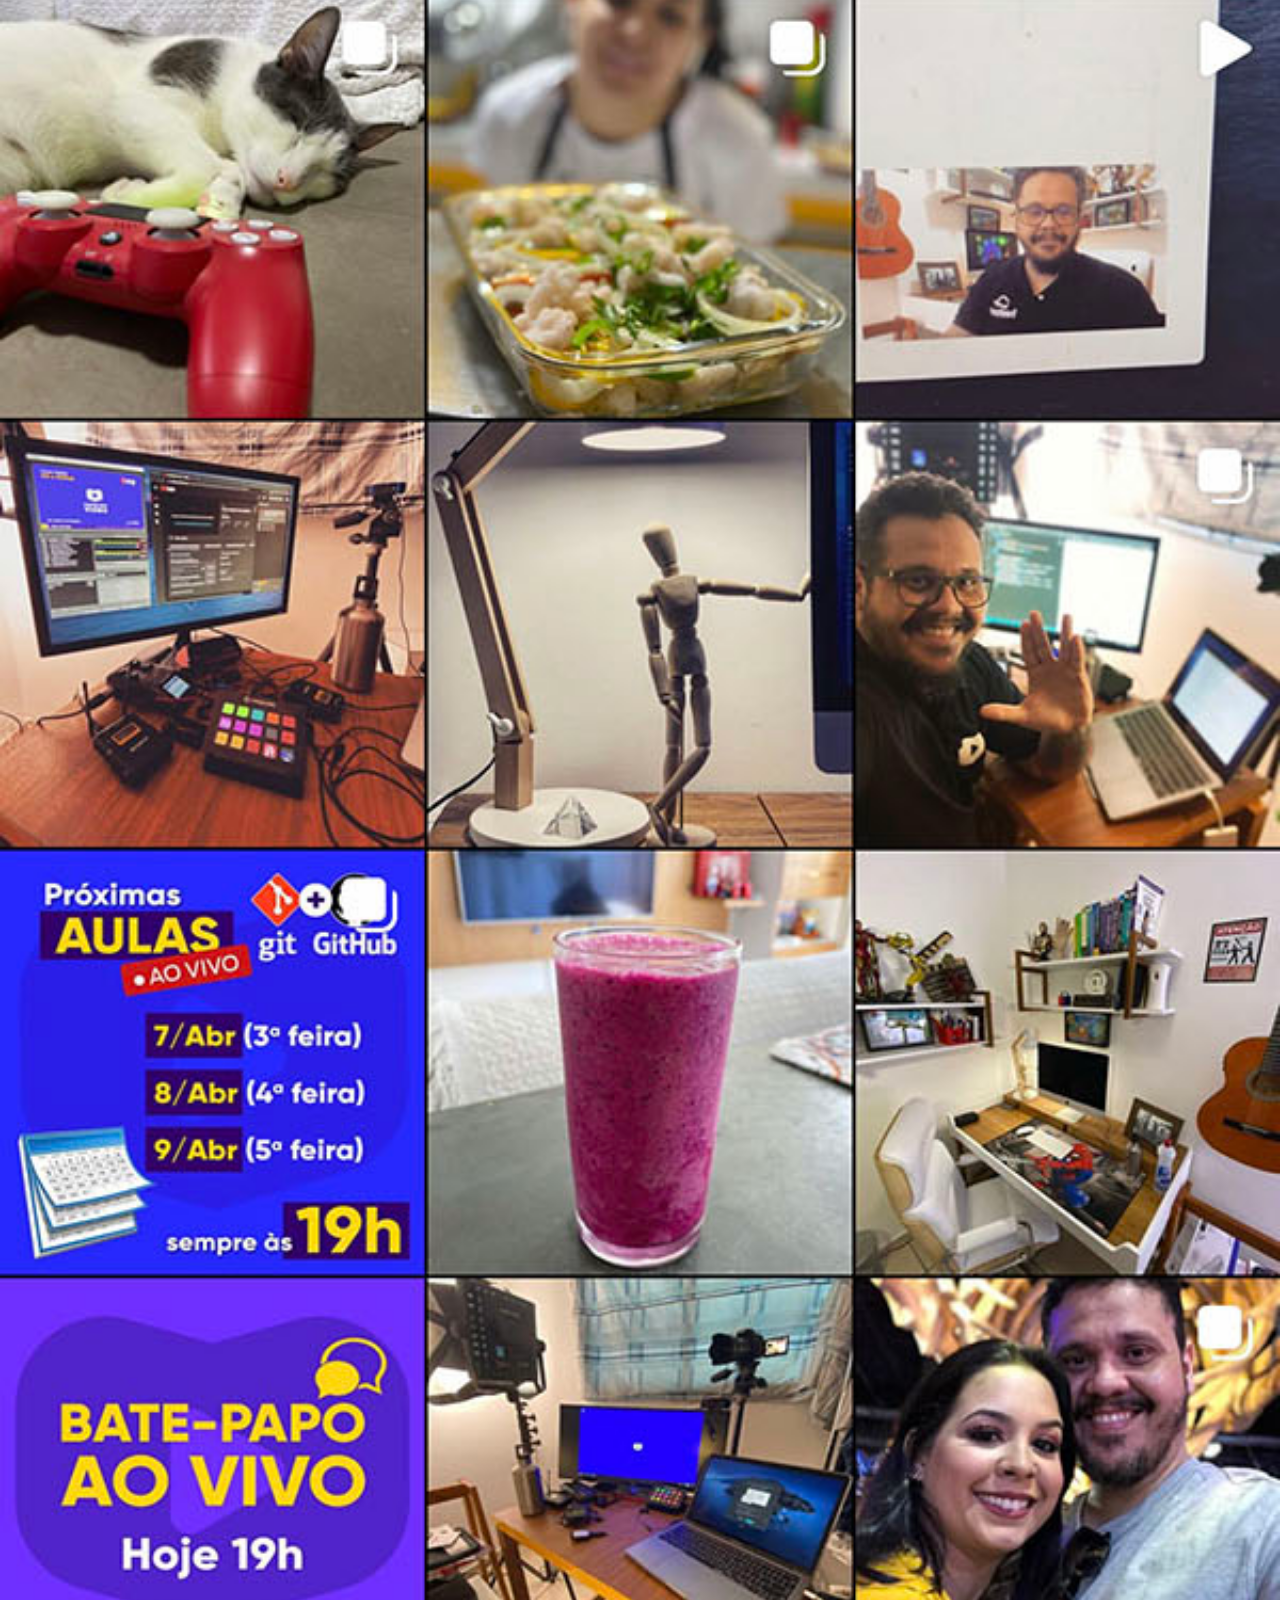
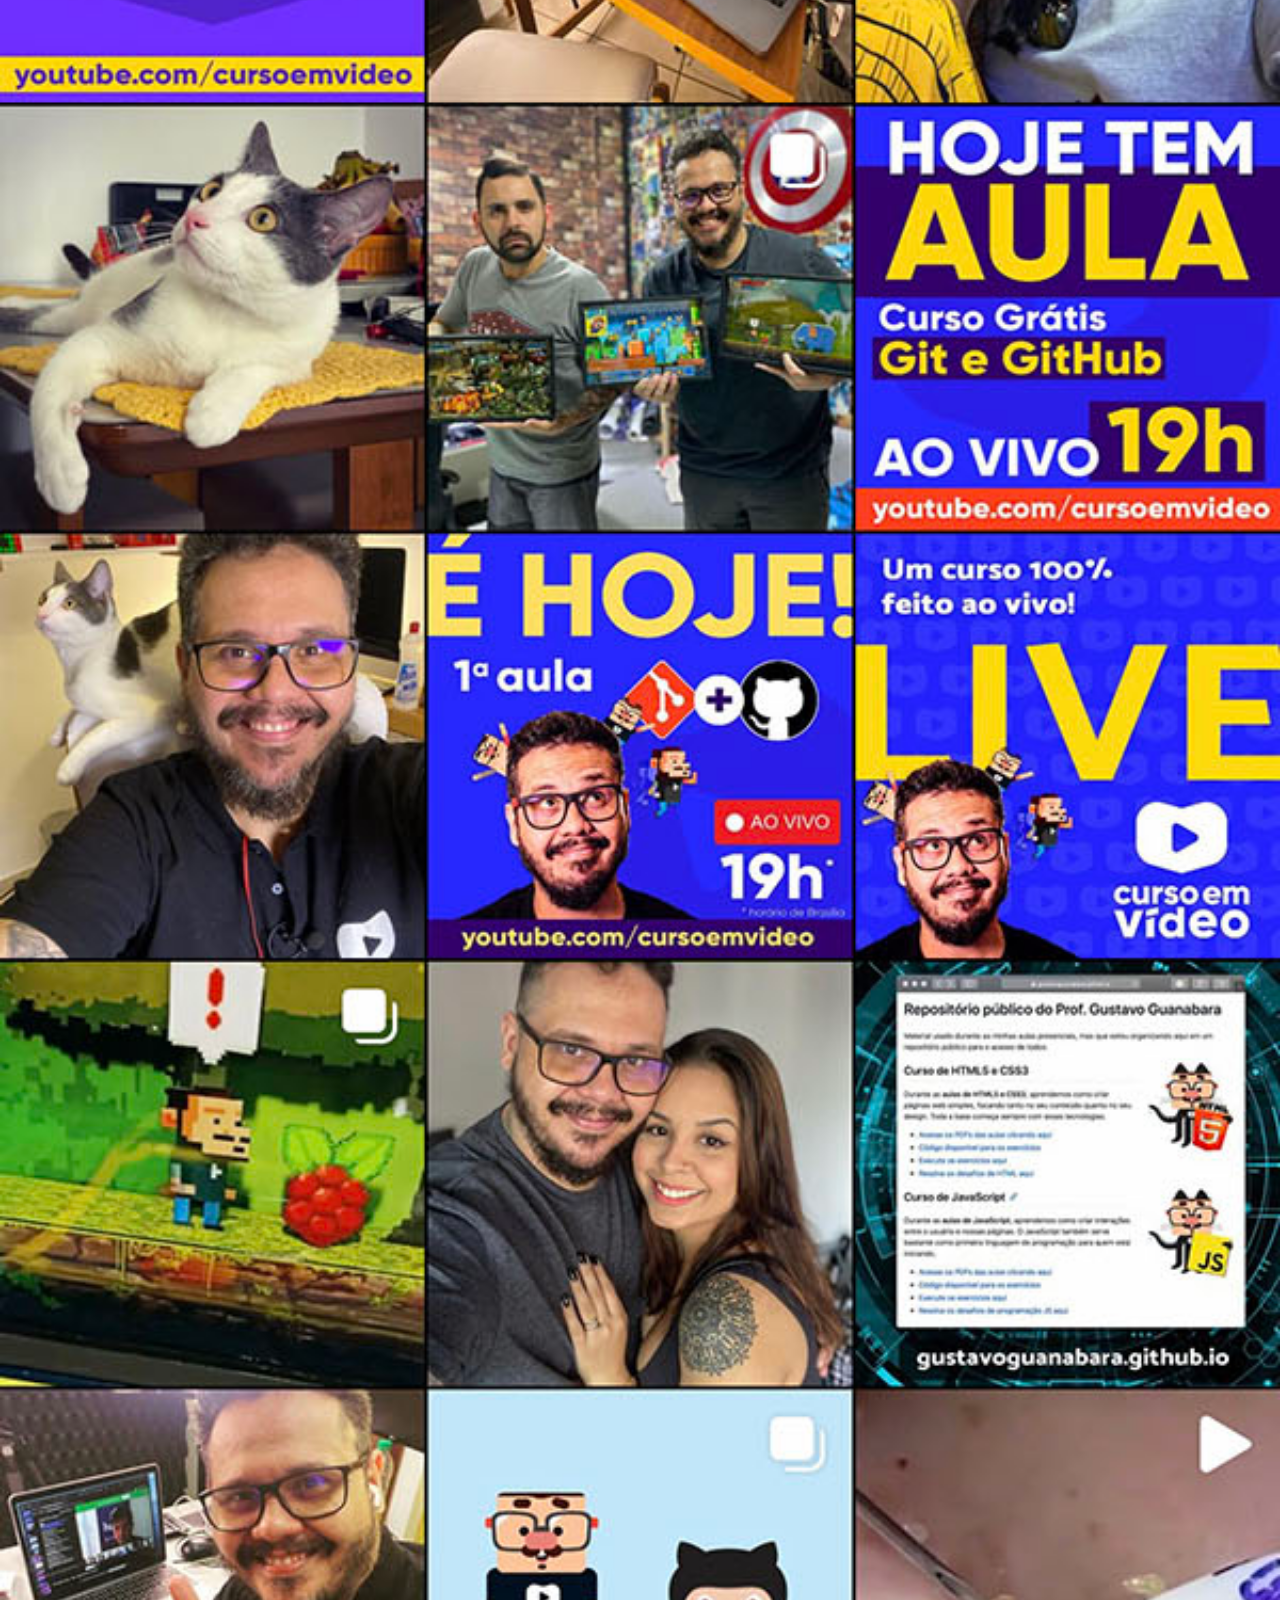
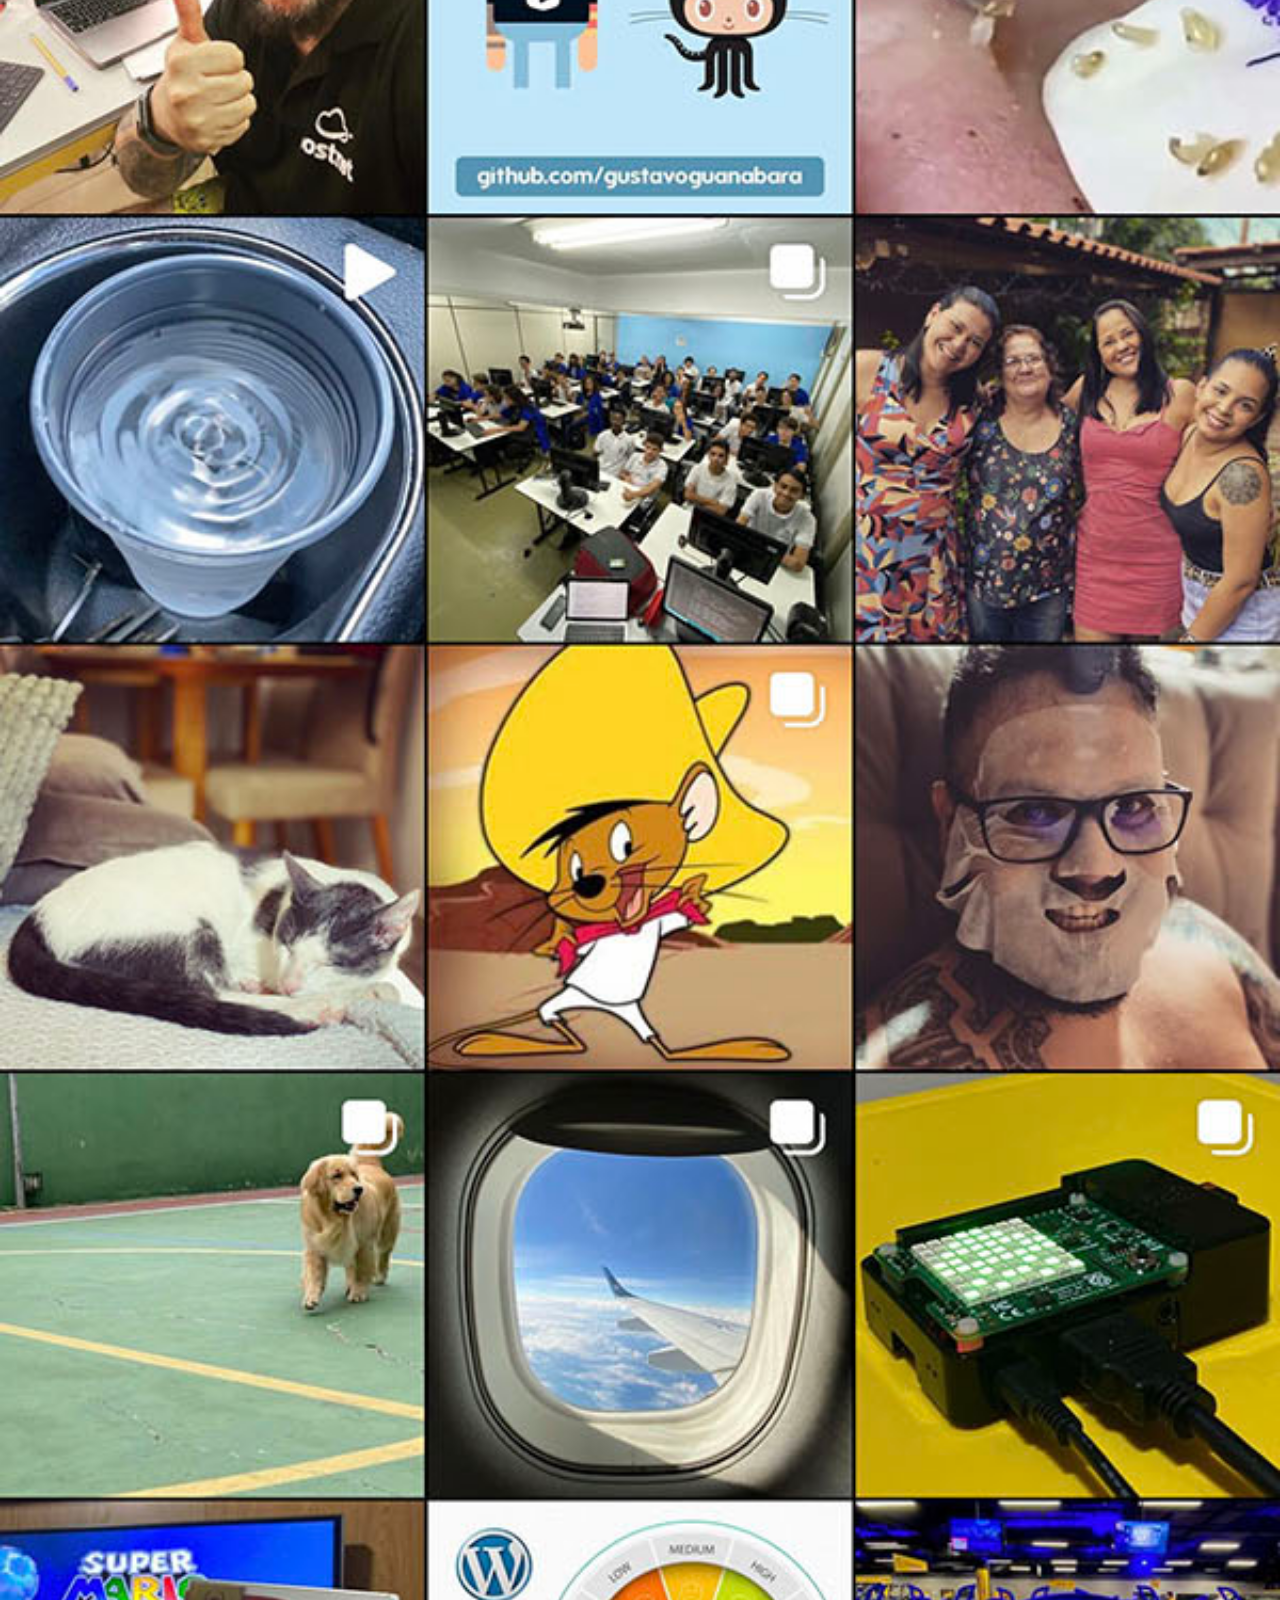
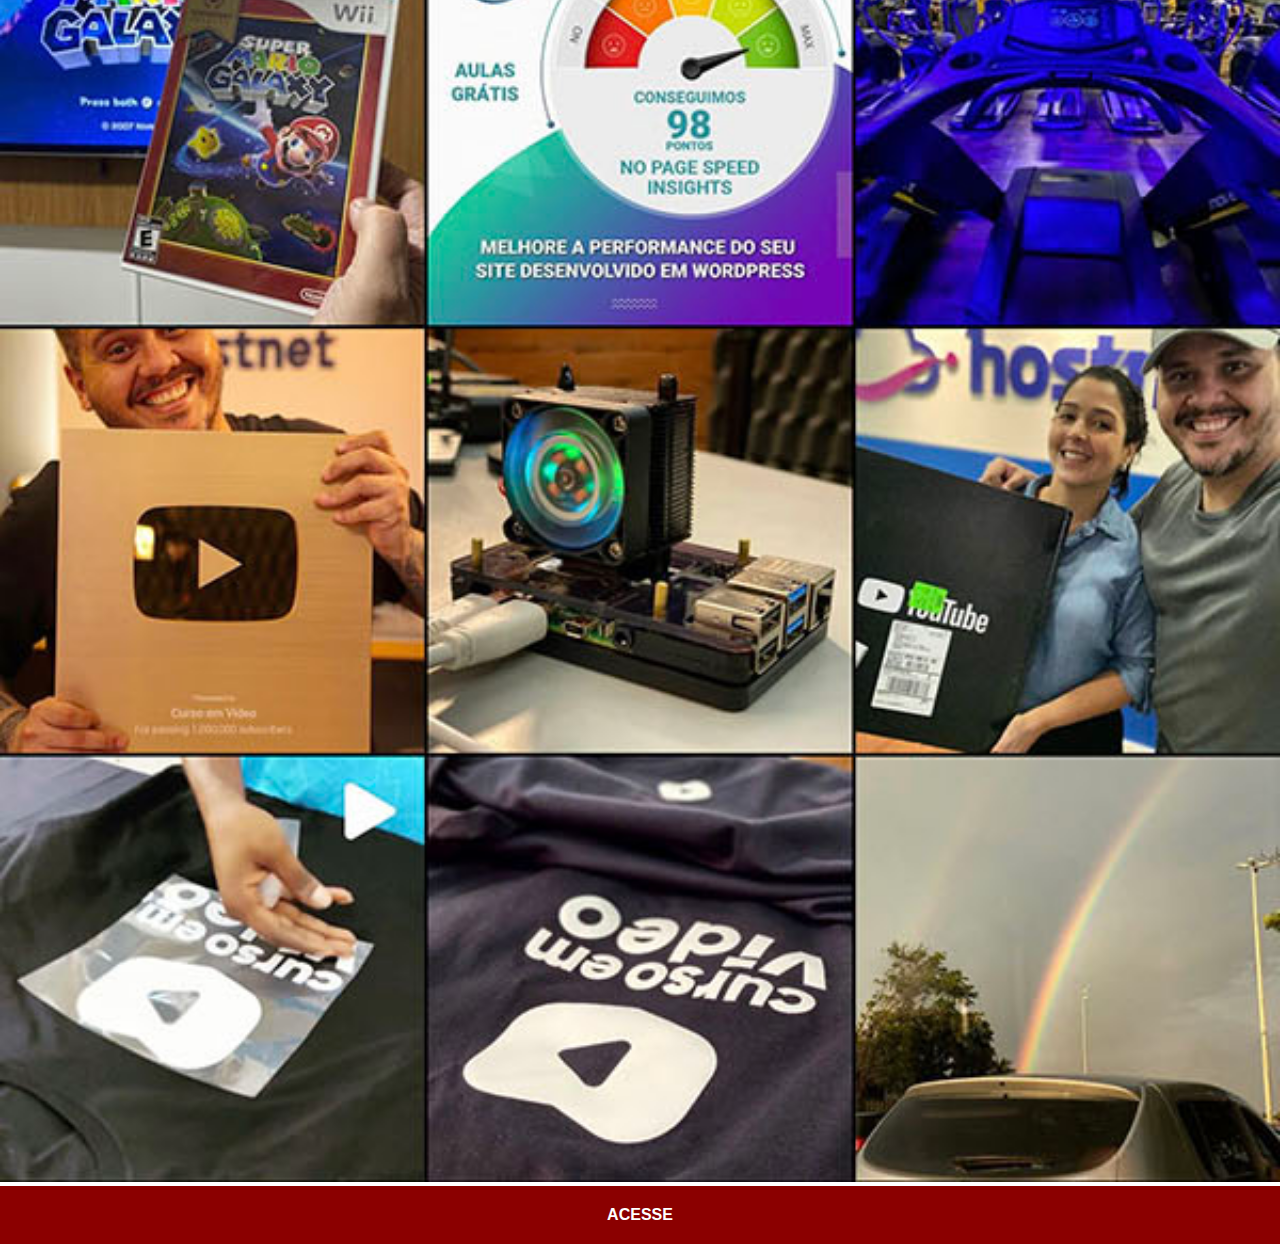
<file: instagram.html>
<!DOCTYPE html>
<html lang="pt-br">
<head>
    <meta charset="UTF-8">
    <meta http-equiv="X-UA-Compatible" content="IE=edge">
    <meta name="viewport" content="width=device-width, initial-scale=1.0">
    <title>Instagram</title>
    <link rel="stylesheet" href="estilos/social.css">
</head>
<body>
    <img src="imagens/tela-instagram.jpg" alt="Youtube">
    <a href="https://www.instagram.com/gustavoguanabara/" target="_blank">ACESSE</a>
</body>
</html>
</file>
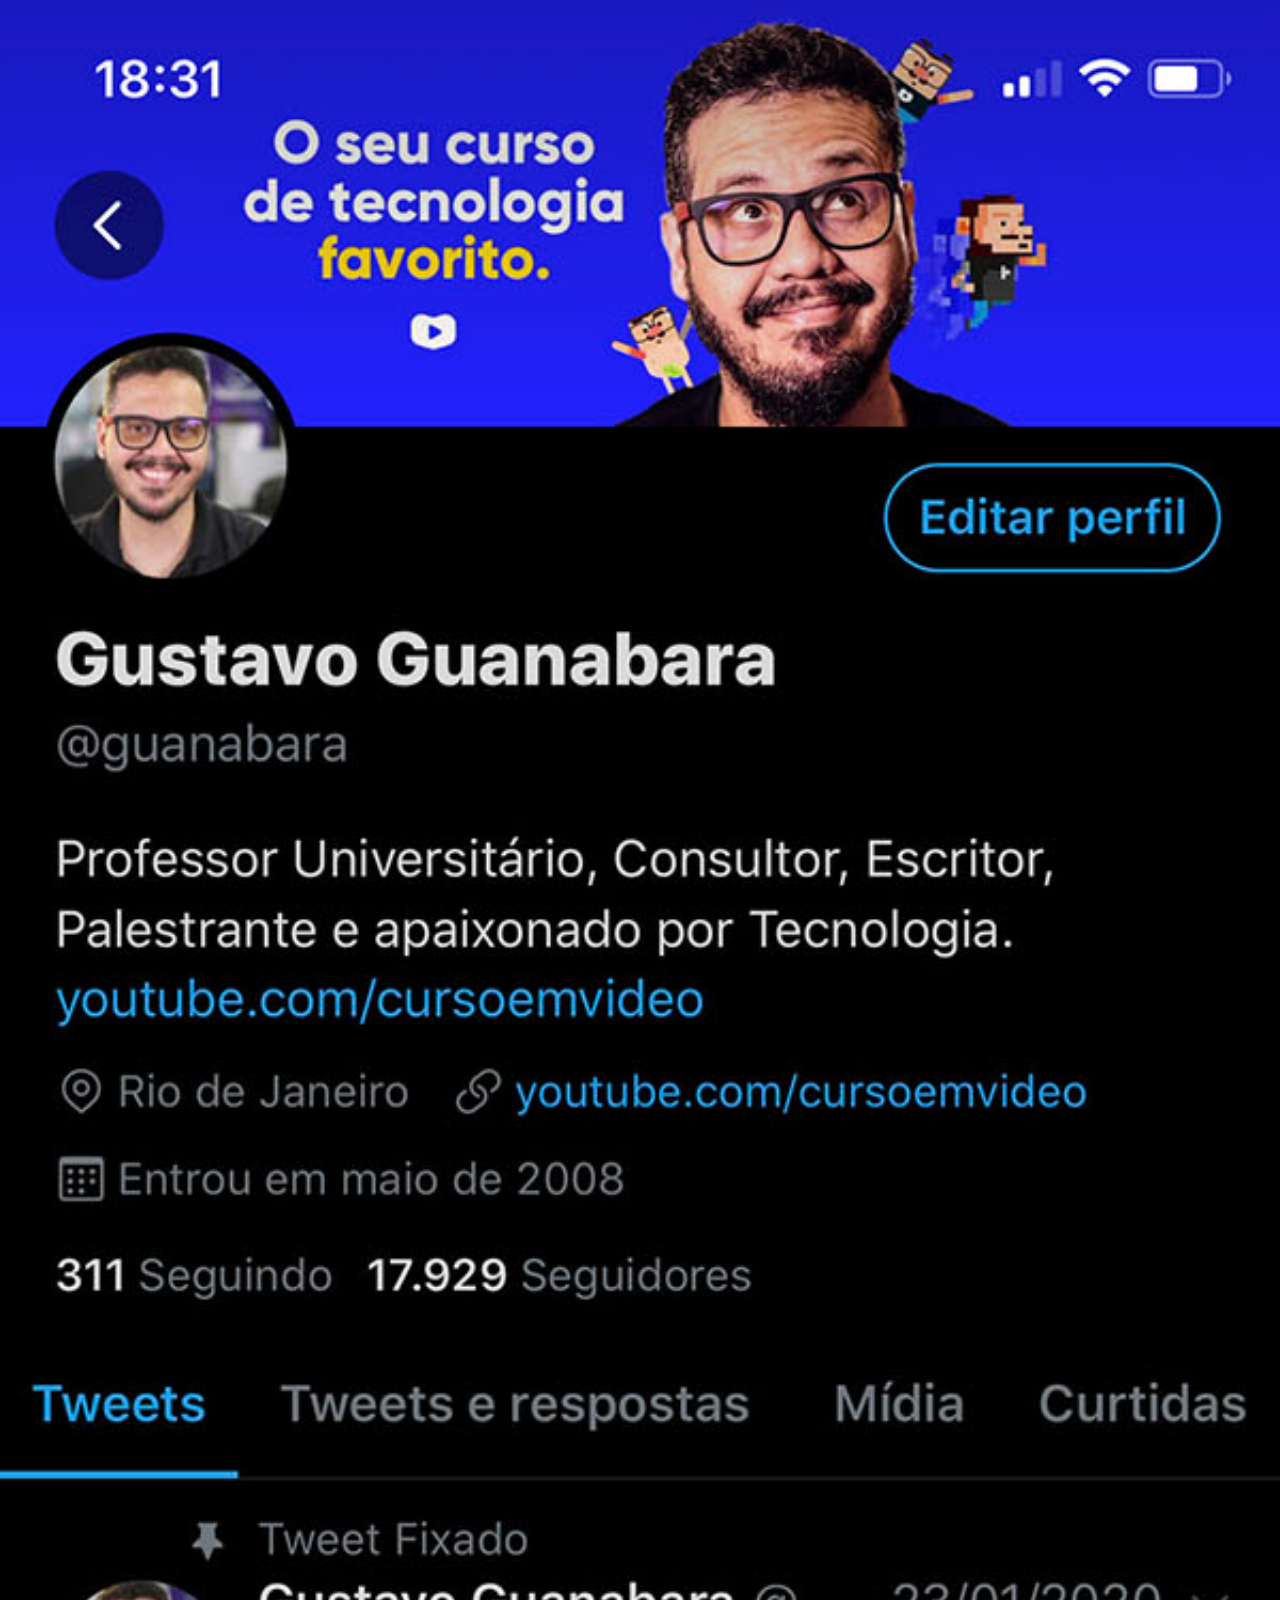
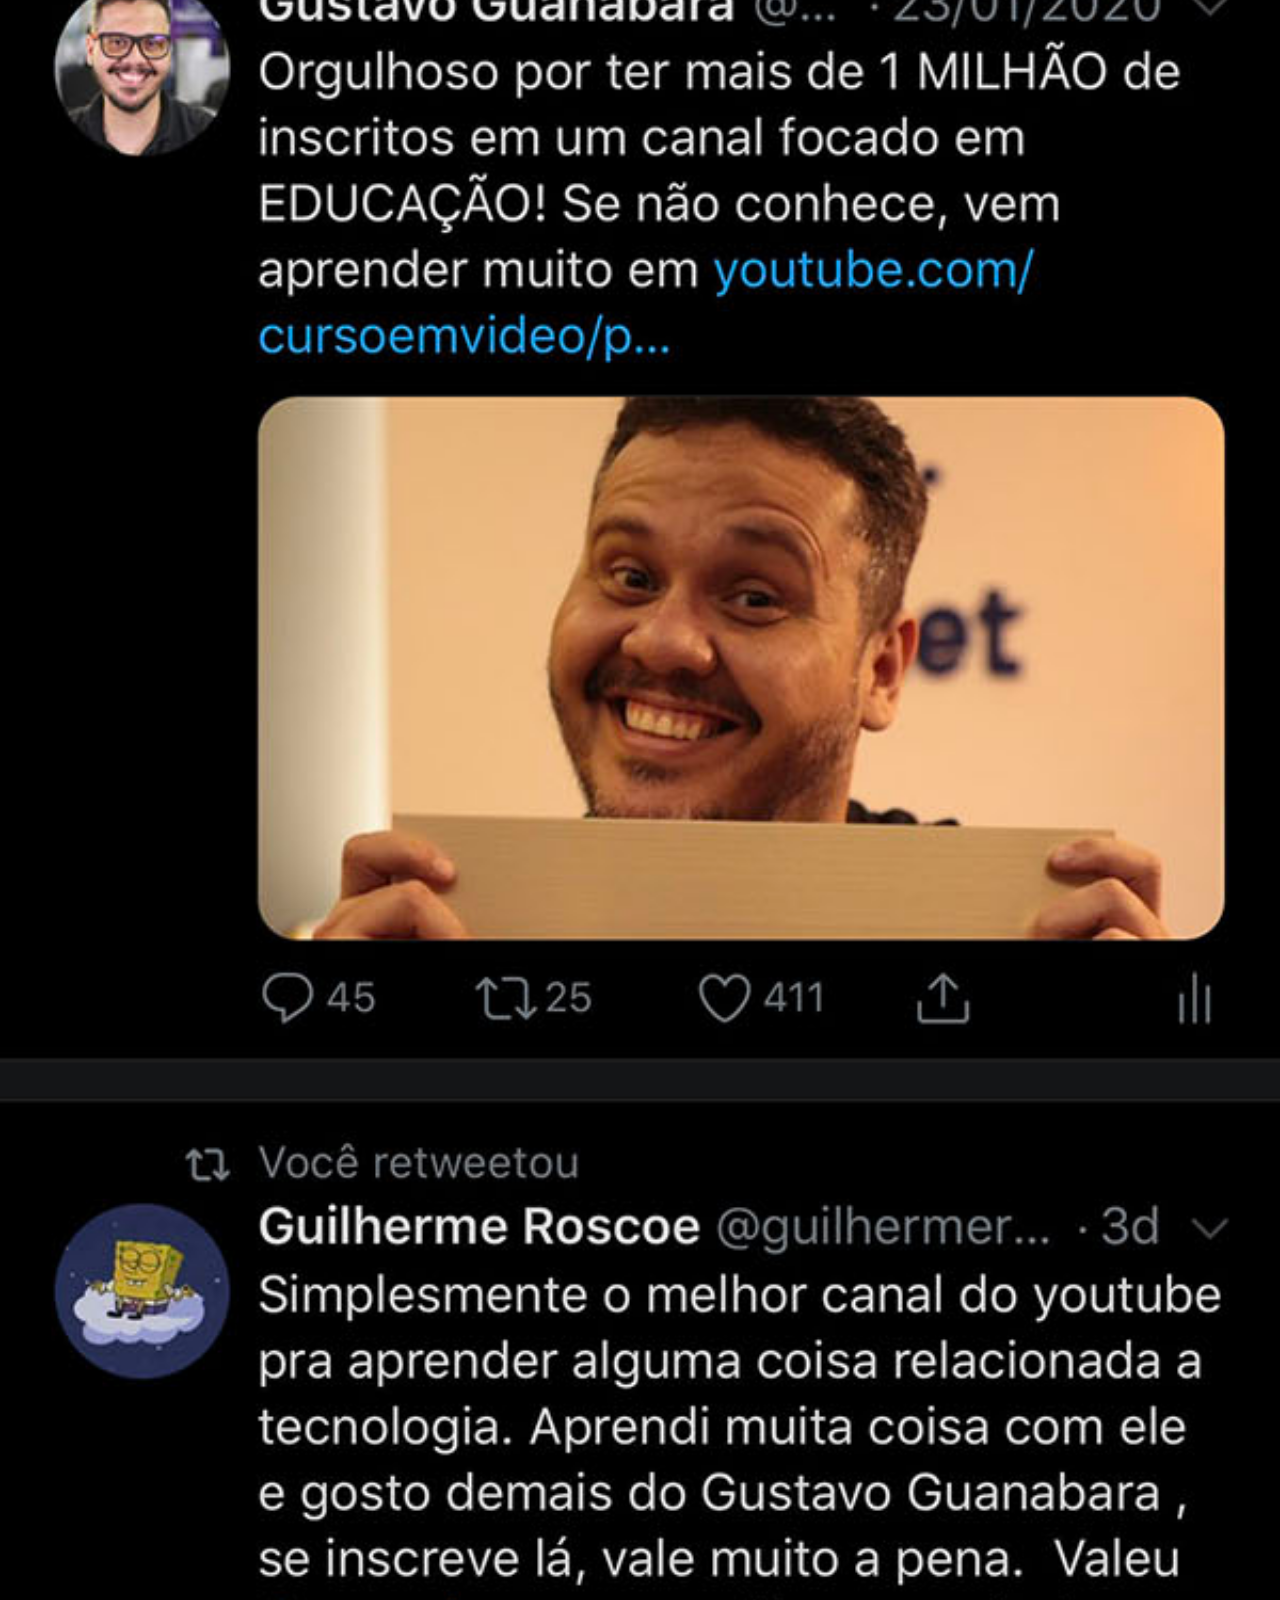
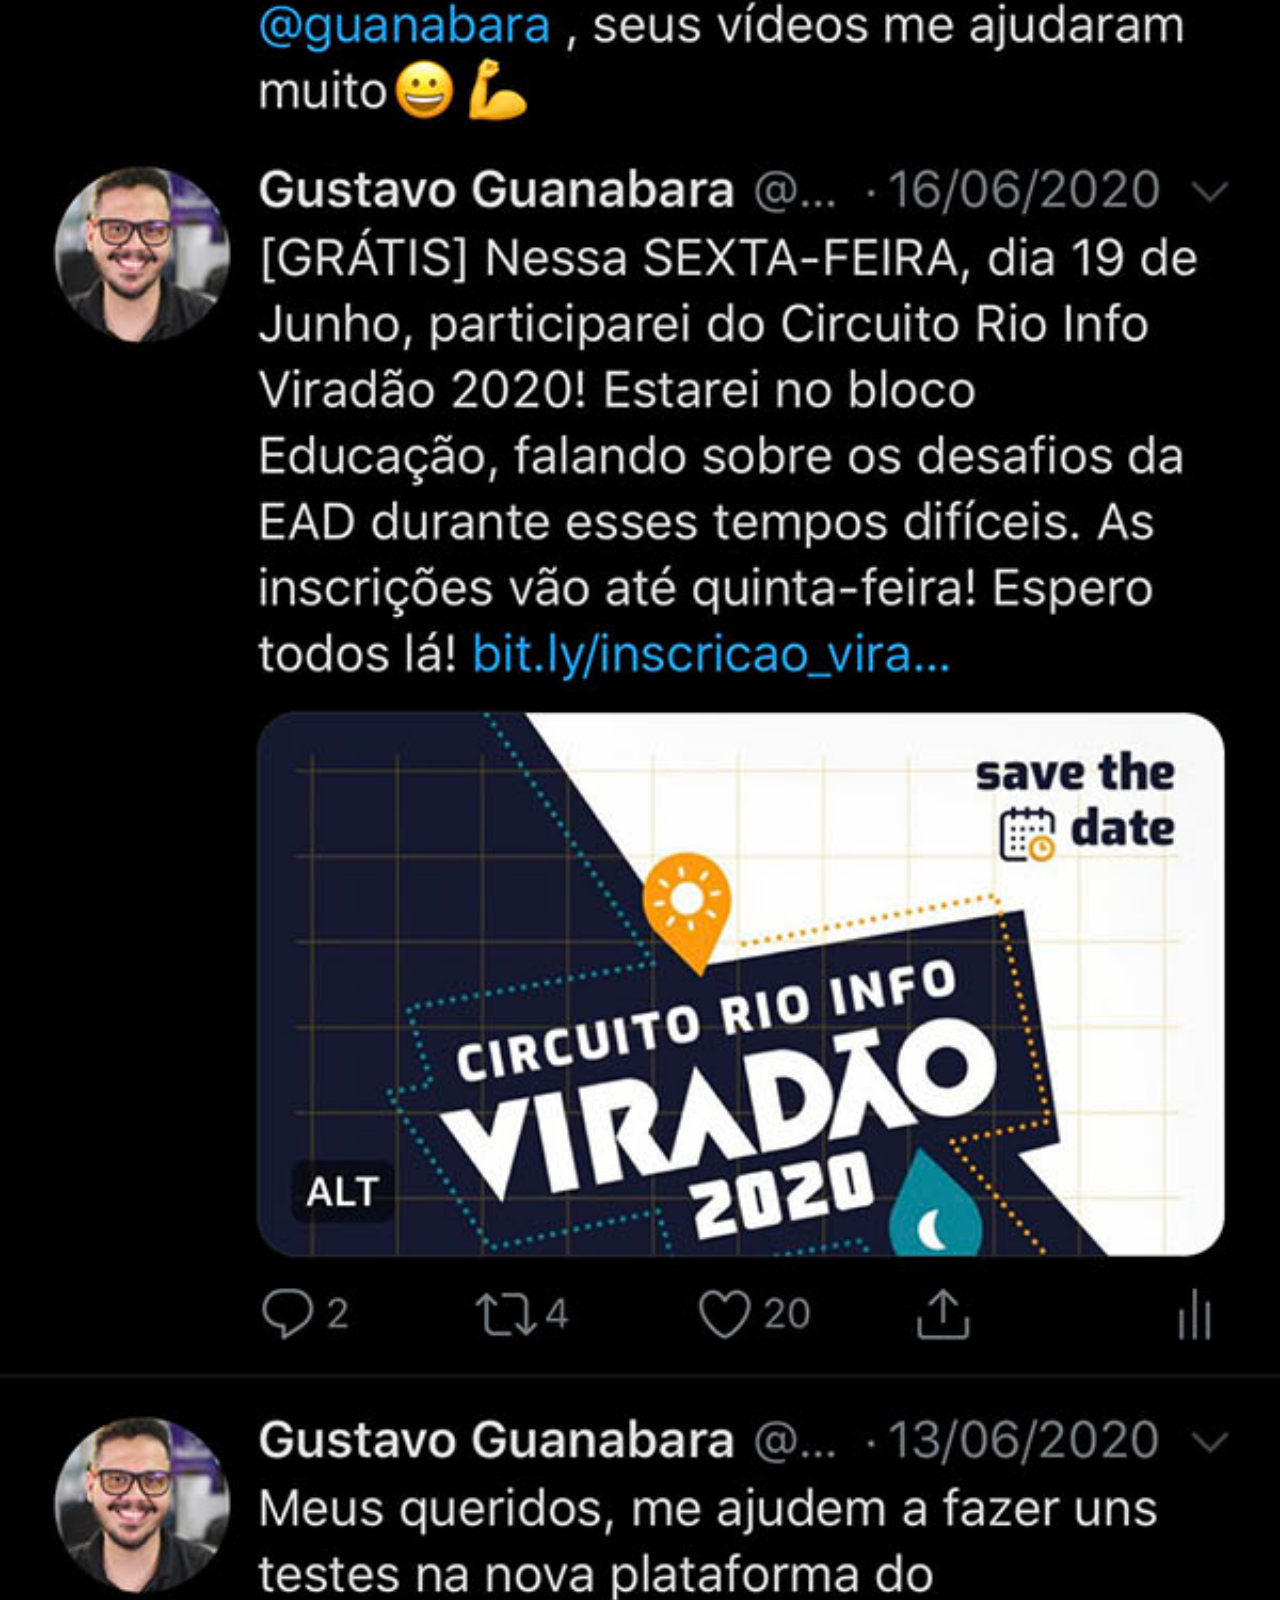
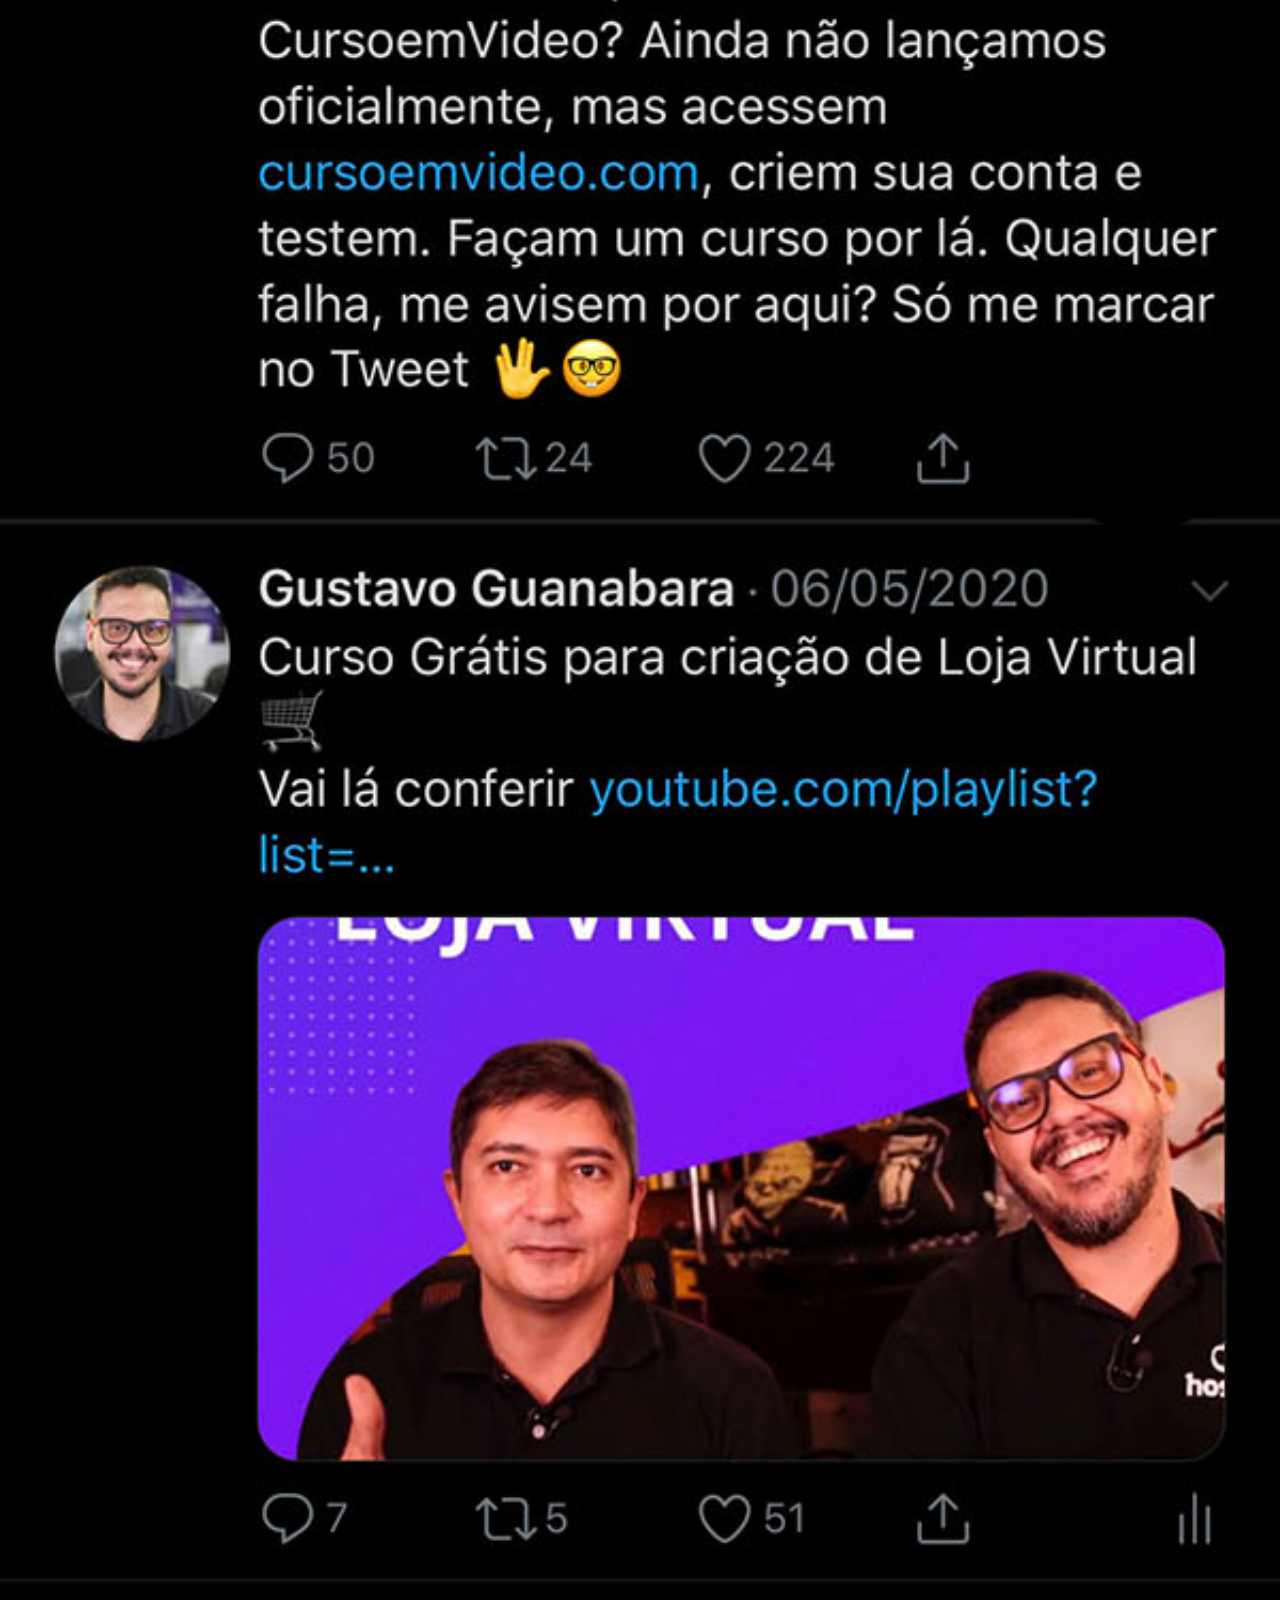
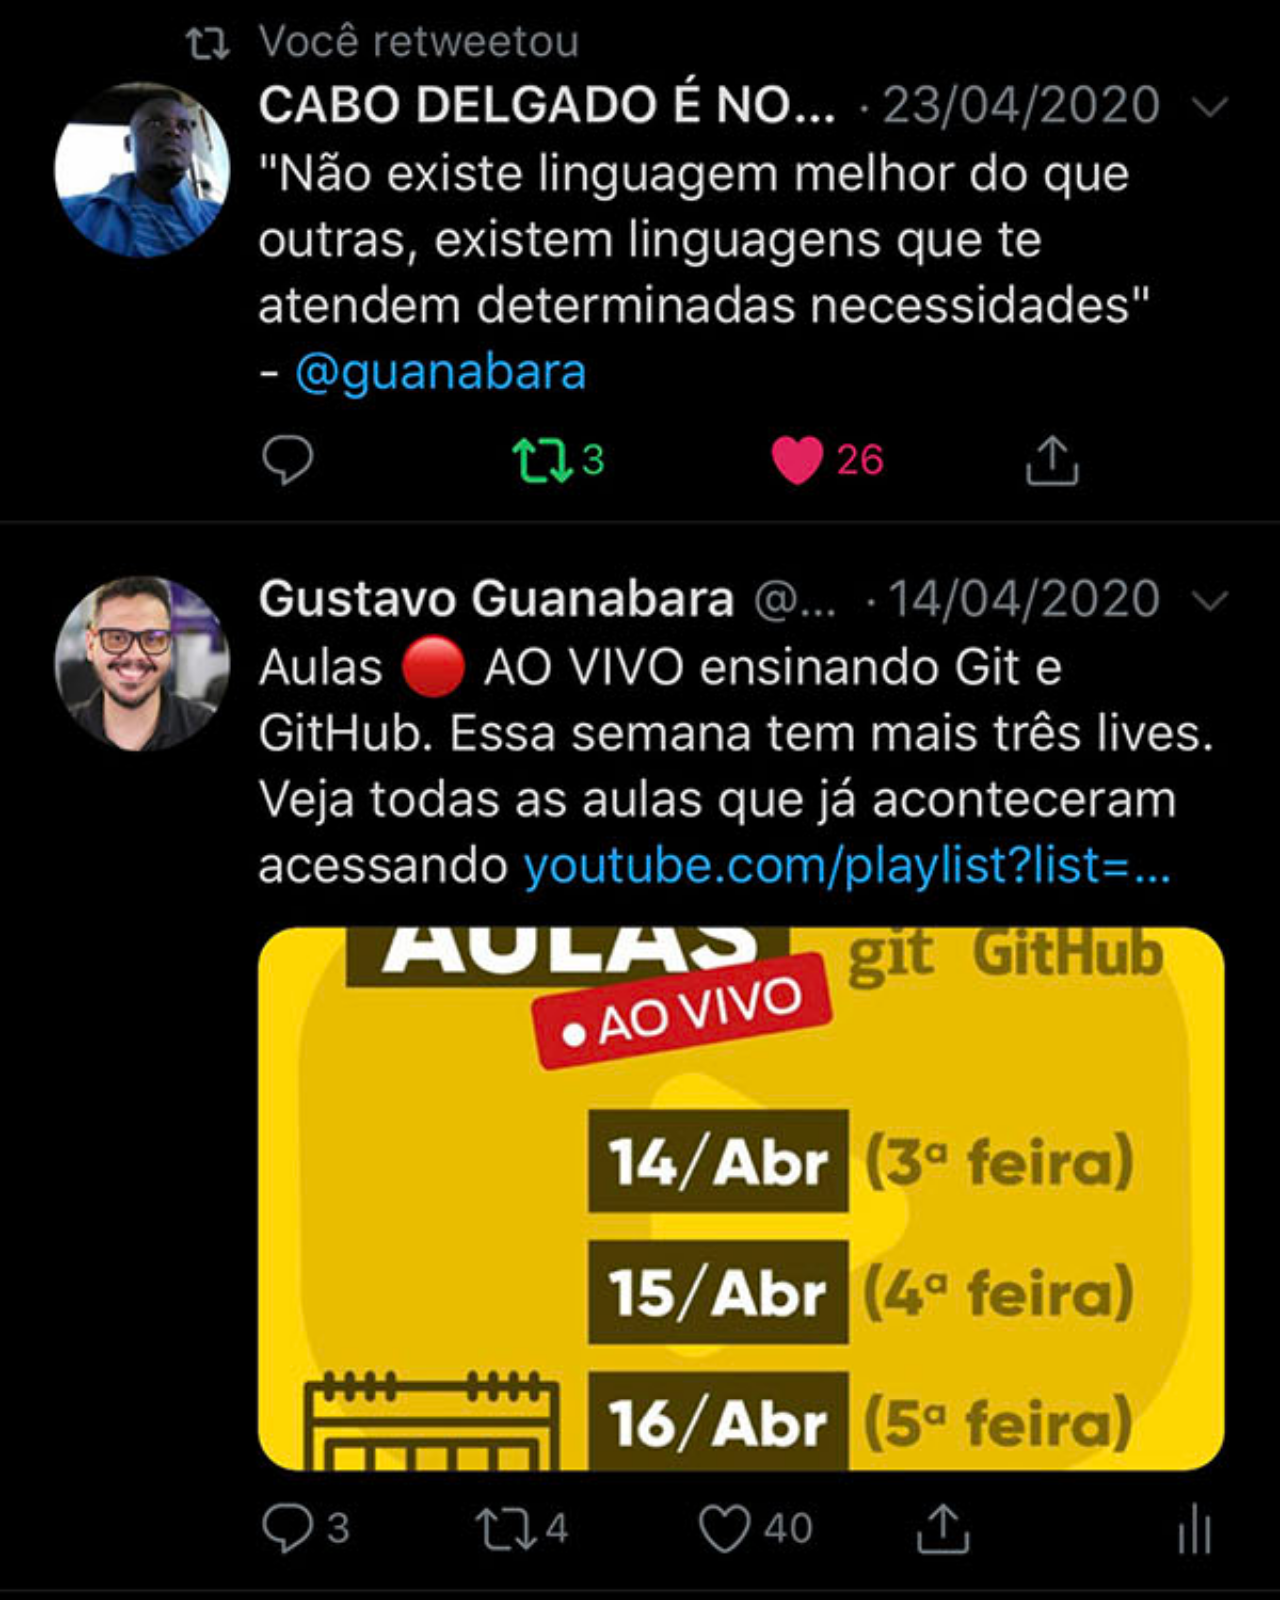
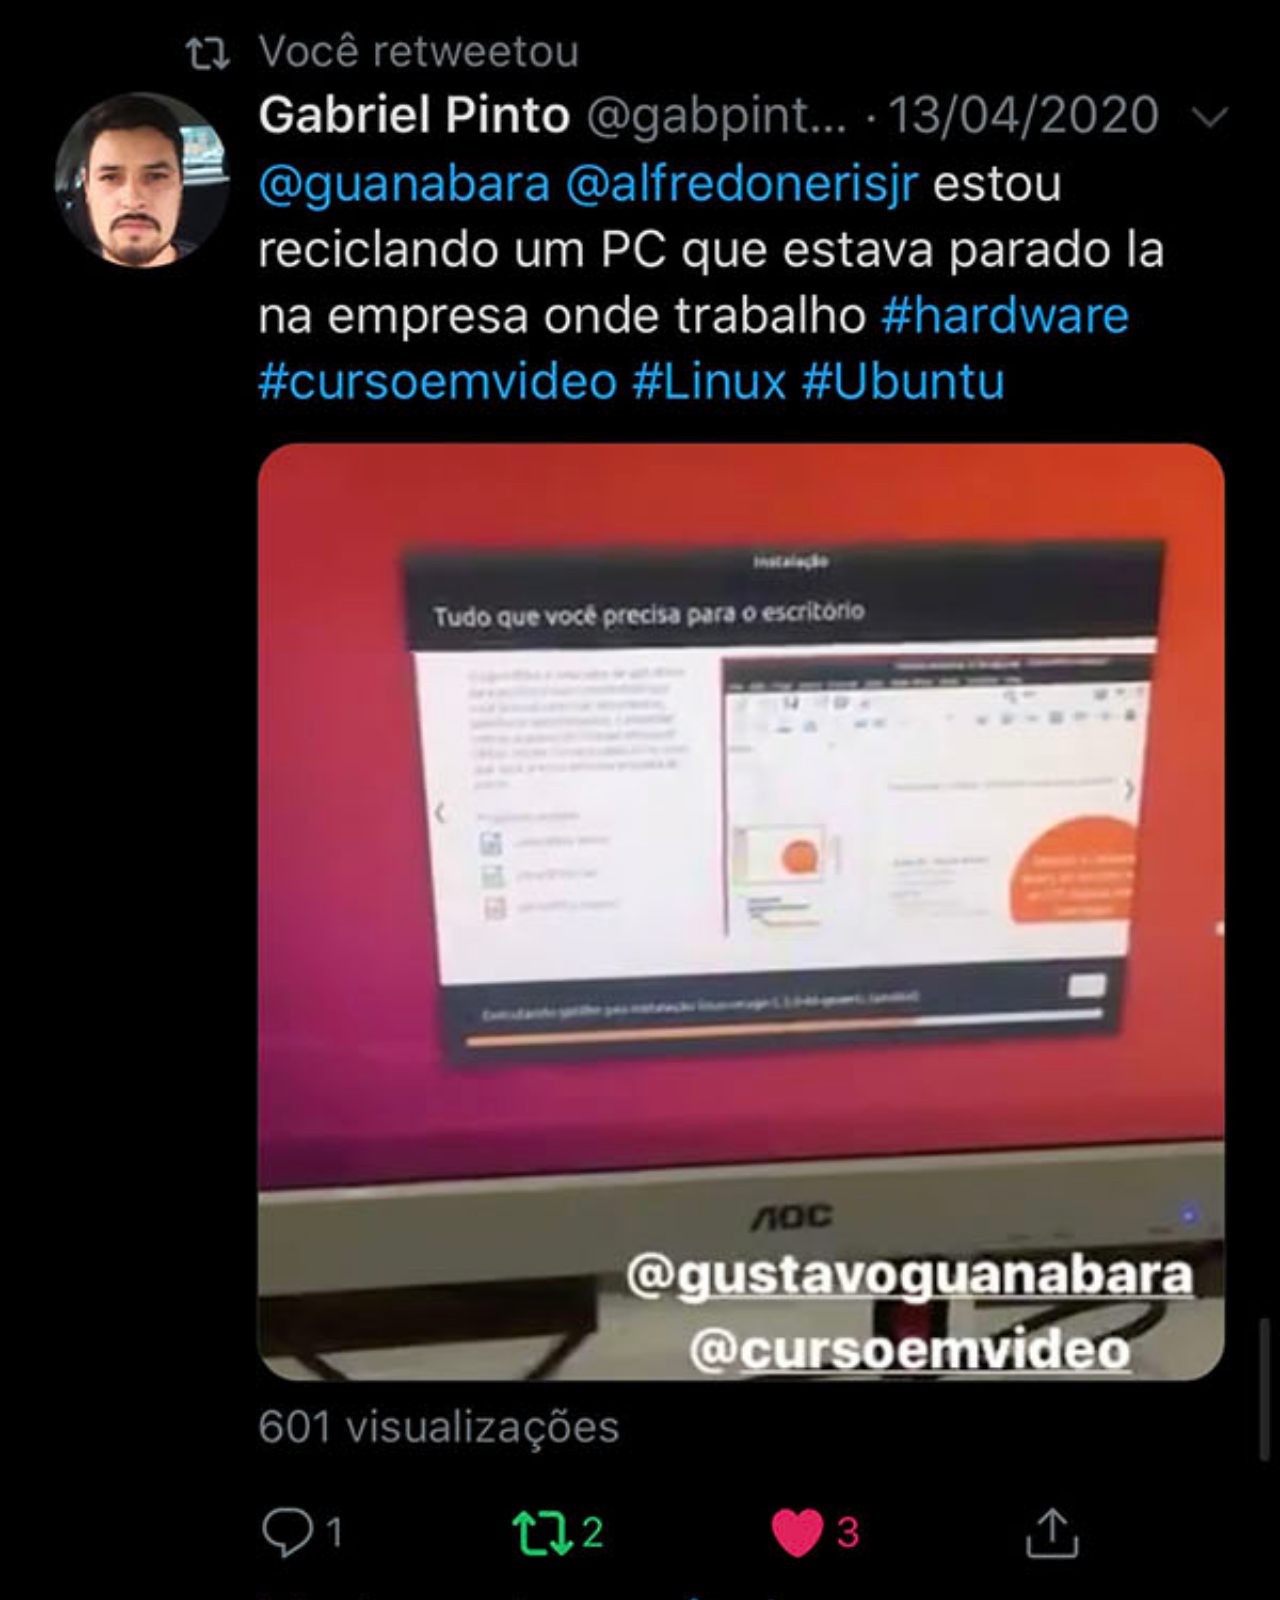
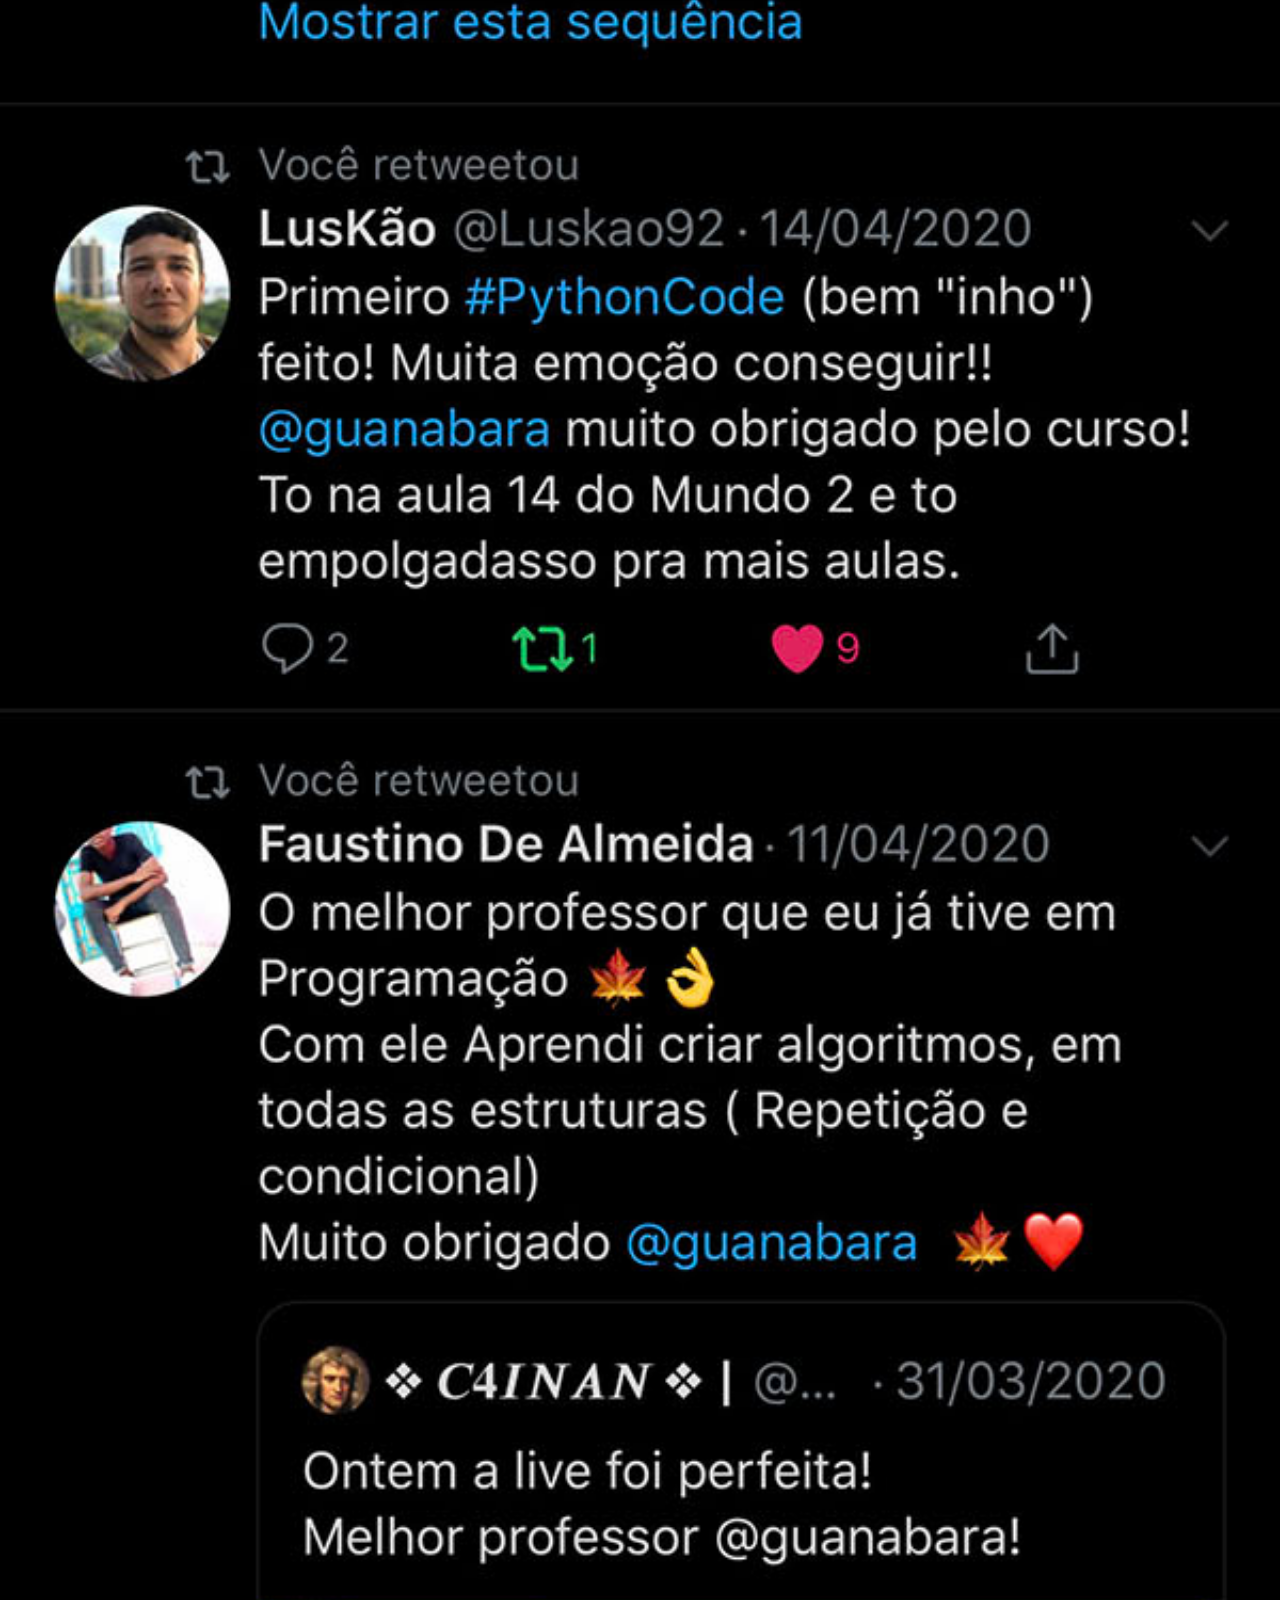
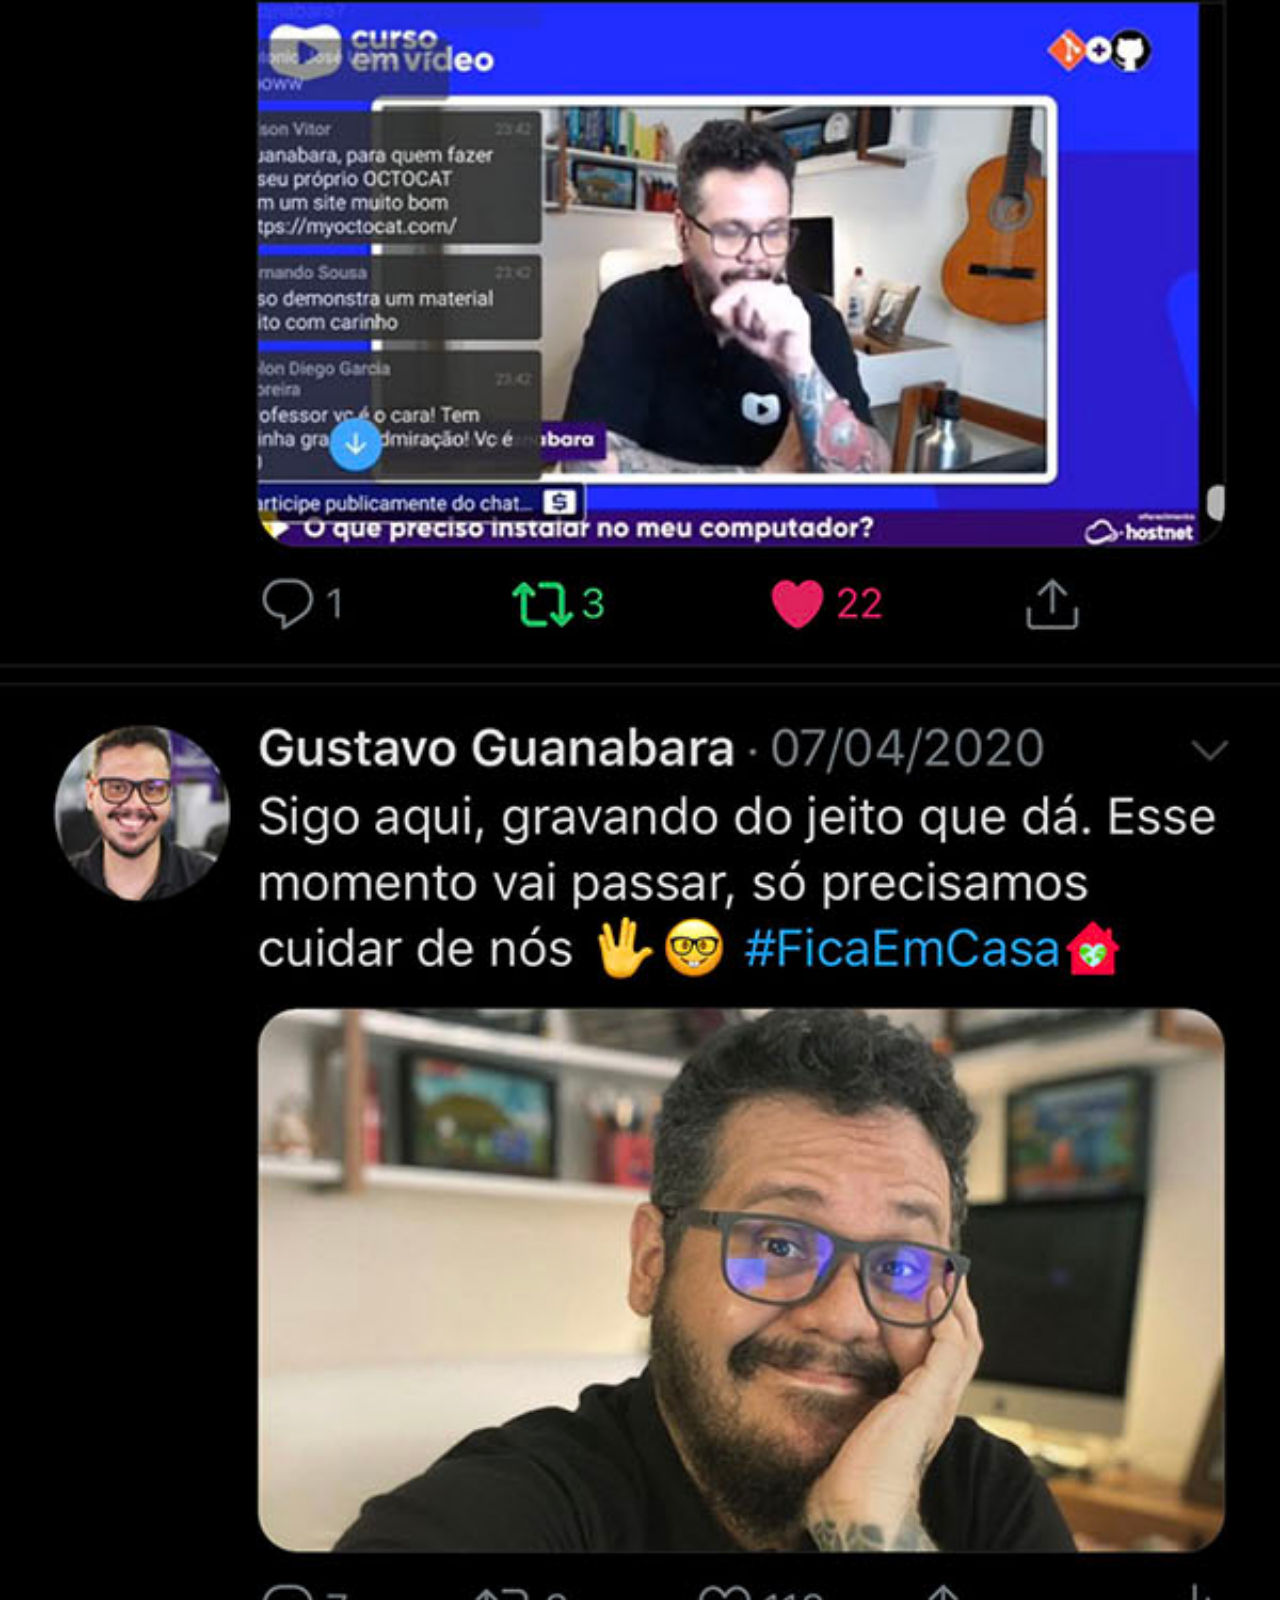
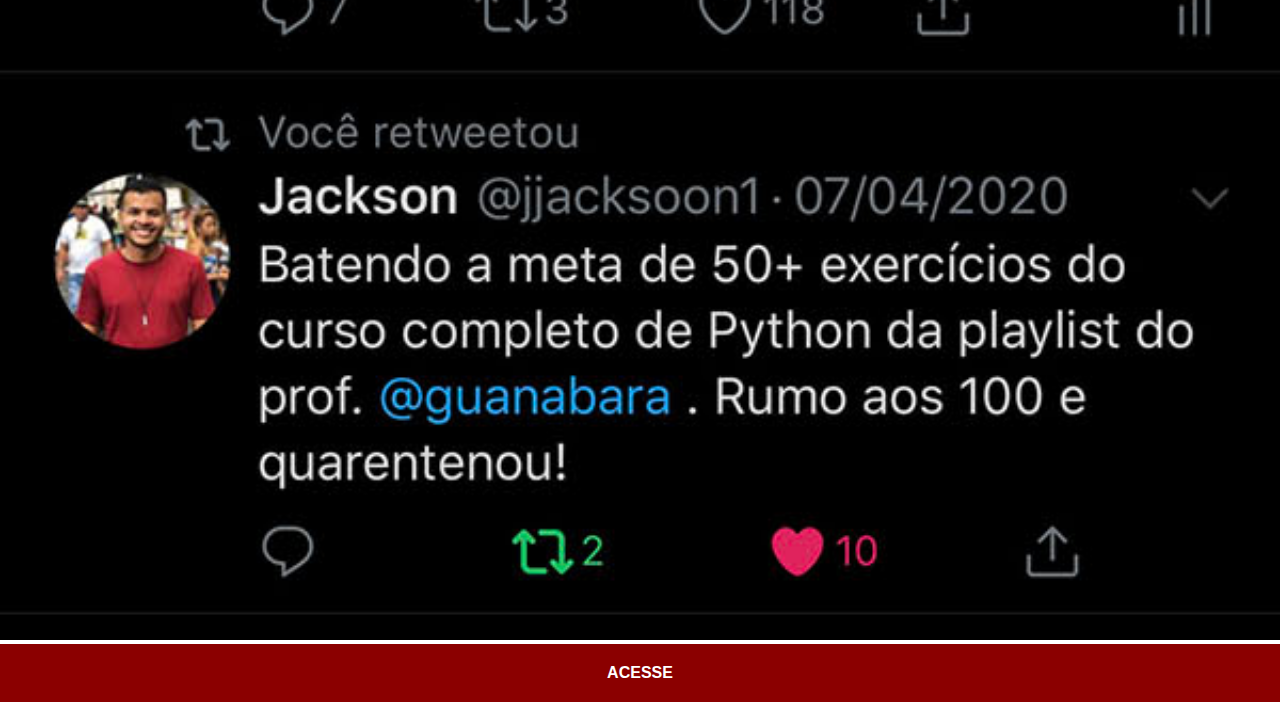
<file: twitter.html>
<!DOCTYPE html>
<html lang="pt-br">
<head>
    <meta charset="UTF-8">
    <meta http-equiv="X-UA-Compatible" content="IE=edge">
    <meta name="viewport" content="width=device-width, initial-scale=1.0">
    <title>Twitter</title>
    <link rel="stylesheet" href="estilos/social.css">
</head>
<body>
    <img src="imagens/tela-twitter.jpg" alt="Youtube">
    <a href="https://twitter.com/guanabara?ref_src=twsrc%5Egoogle%7Ctwcamp%5Eserp%7Ctwgr%5Eauthor" target="_blank">ACESSE</a>
</body>
</html>
</file>
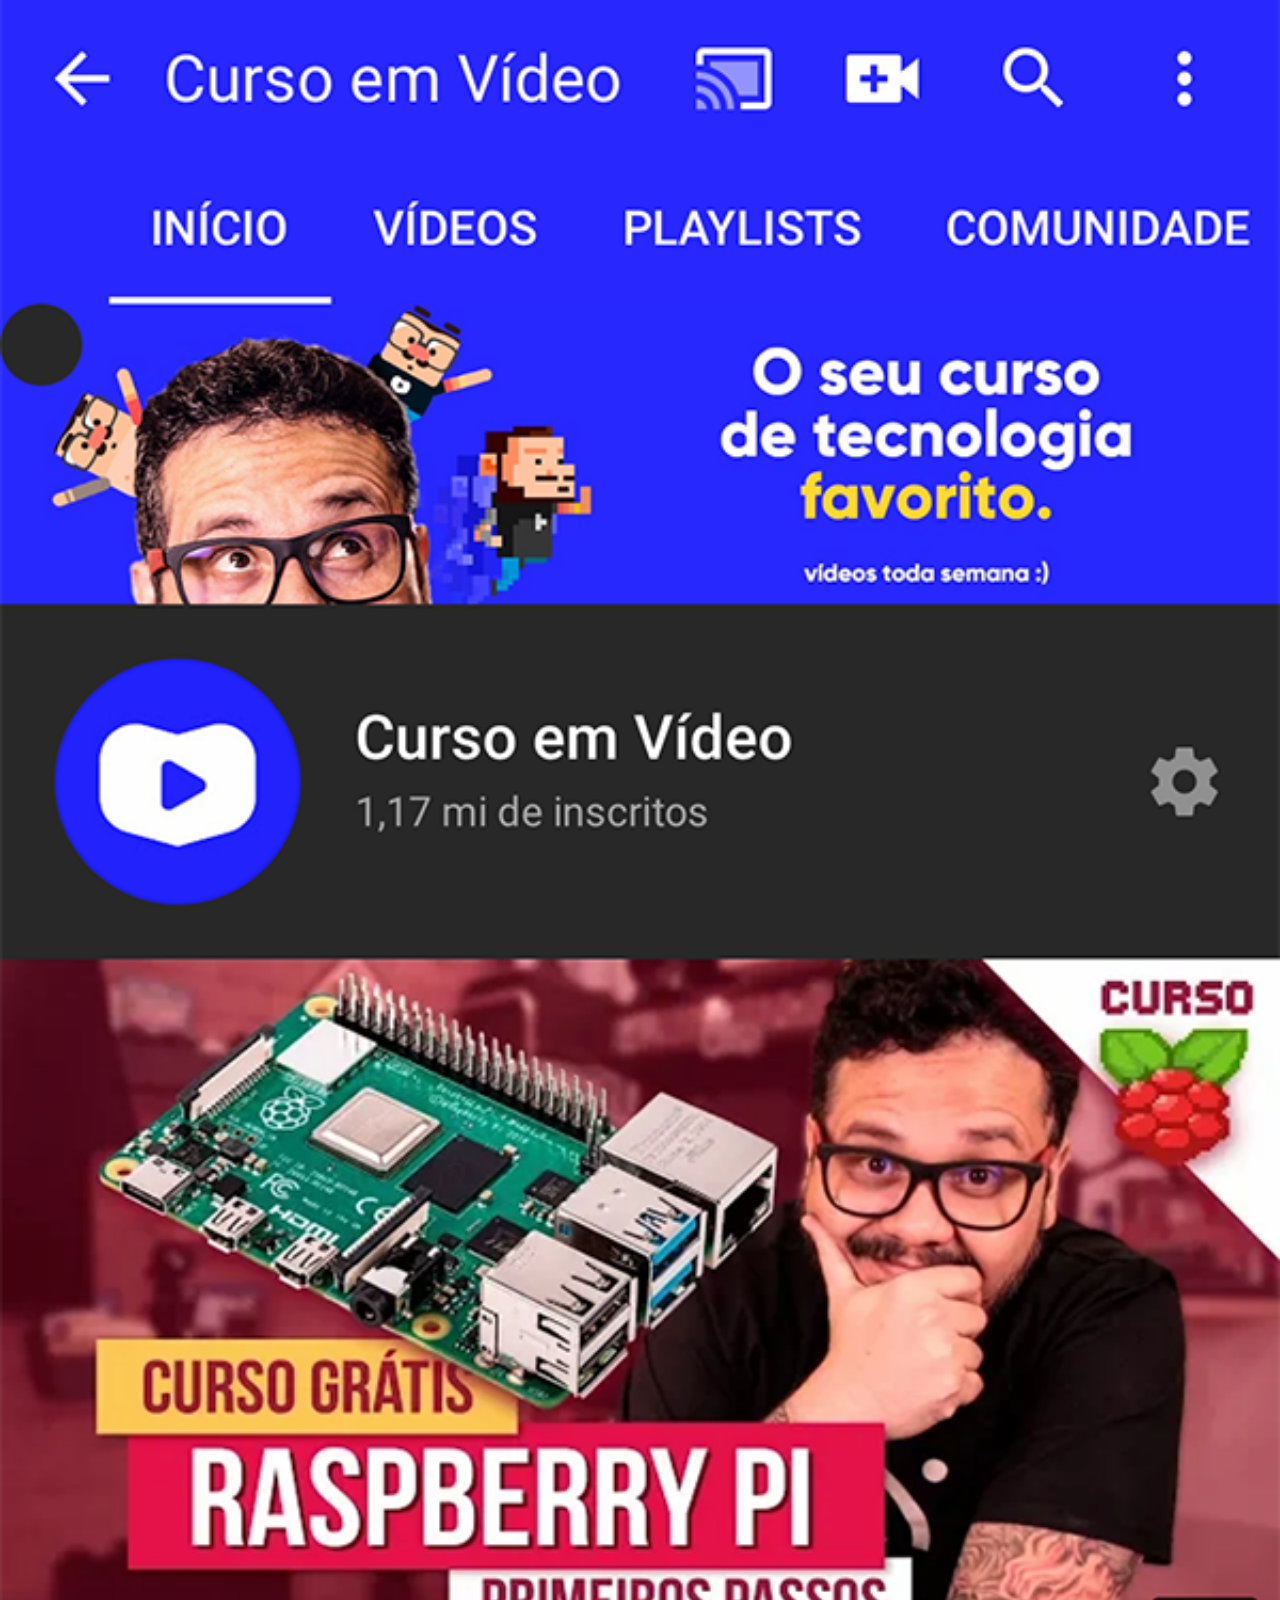
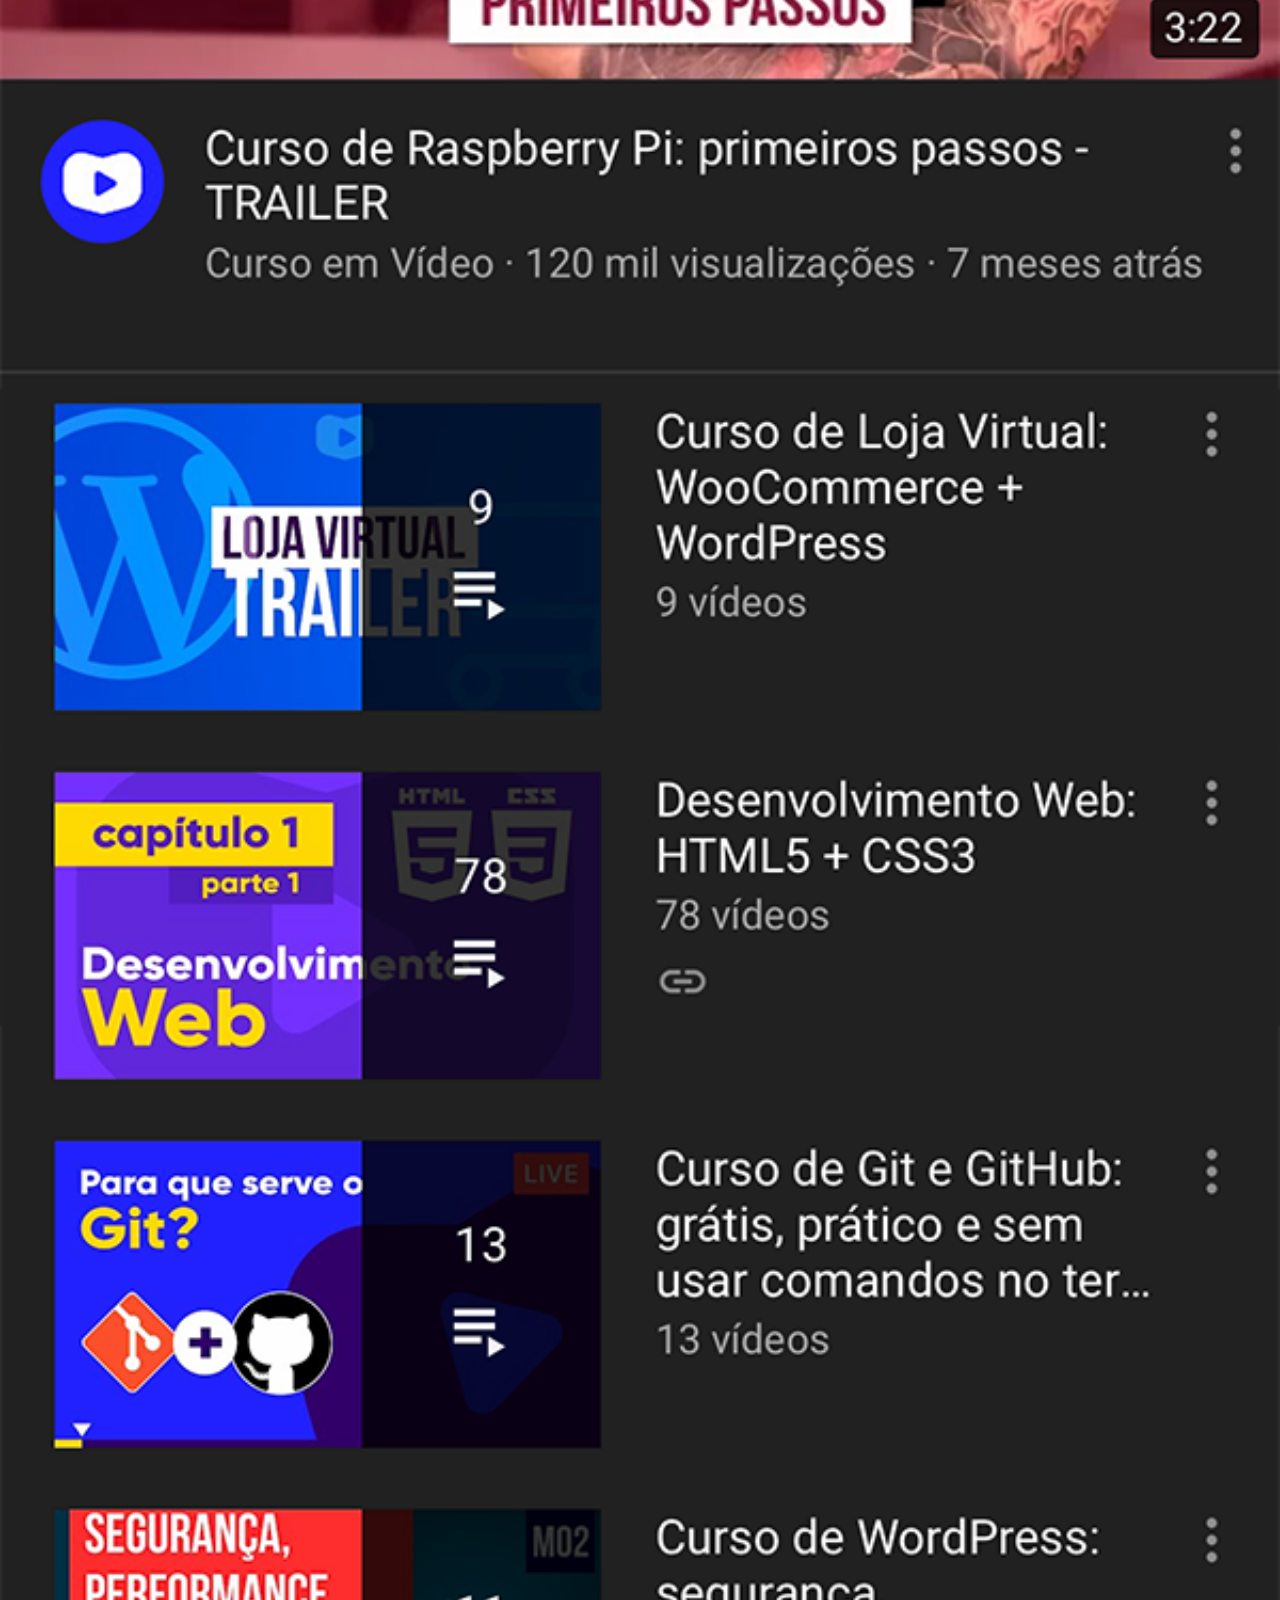
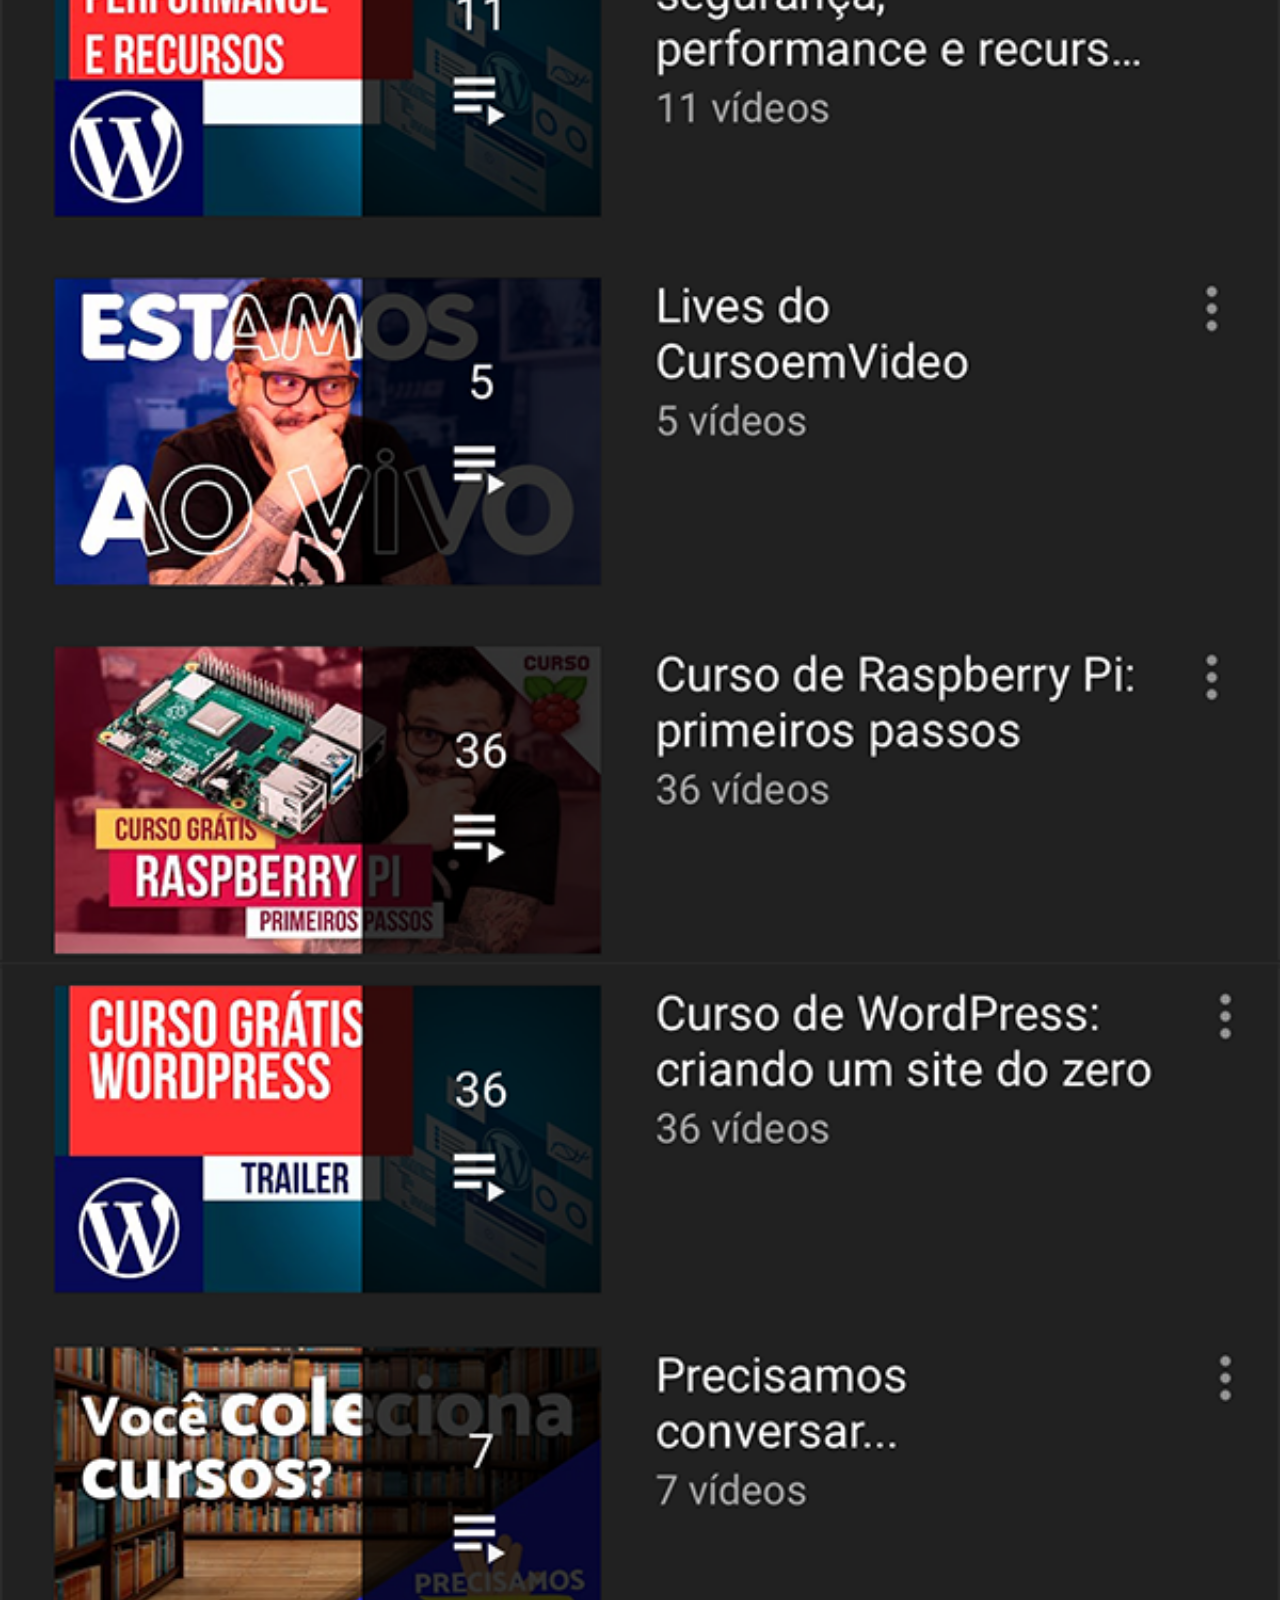
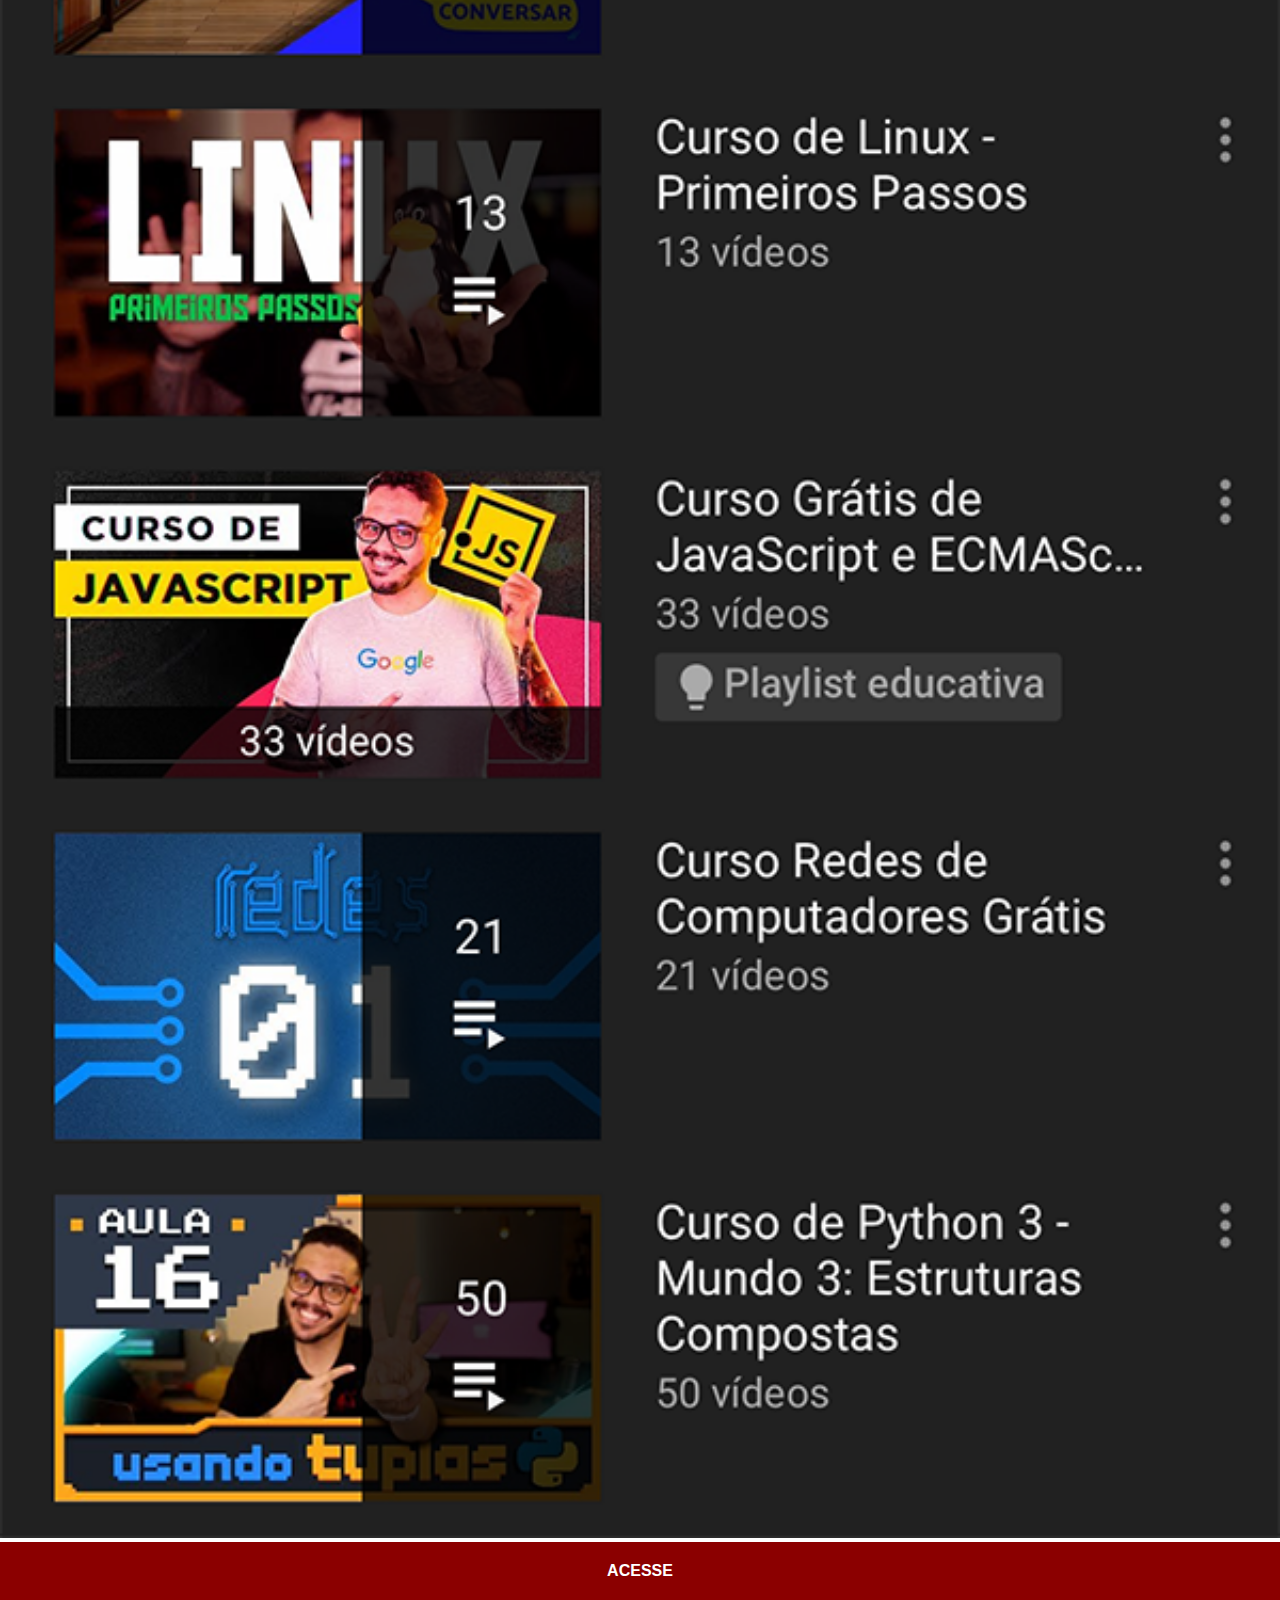
<file: youtube.html>
<!DOCTYPE html>
<html lang="pt-br">
<head>
    <meta charset="UTF-8">
    <meta http-equiv="X-UA-Compatible" content="IE=edge">
    <meta name="viewport" content="width=device-width, initial-scale=1.0">
    <title>Youtube</title>
    <link rel="stylesheet" href="estilos/social.css">
</head>
<body>
    <img src="imagens/tela-youtube.png" alt="Youtube">
    <a href="https://www.youtube.com/@CursoemVideo" target="_blank">ACESSE</a>
</body>
</html>
</file>
<file: estilos/style.css>
@charset "UTF-8";

*{
    margin: 0px;
    padding: 0px;
    font-family: Arial, Helvetica, sans-serif;
}

html, body{
    height: 100vh;
    width: 100vw;
    background-color: black;
}

body{
    background: url('../imagens/fundo-madeira.jpg') no-repeat top center;
    background-size: cover;
    background-attachment: fixed;
}

main{
    height: 100vh;
    position: relative;
}

section#telefone{
    position: absolute;
    top: 50%;
    left: 50%;
    transform: translate(-50%,-50%);
    height: 627px;
    width: 311px;
    background: url('../imagens/frame-iphone.png')no-repeat;
}

iframe#tela{
    position: relative;
    top: 80px;
    left: 22px;
    width: 267px;
    height: 471px;
}

section#redes-sociais {
    text-align: right;
}

section#redes-sociais img{
    width: 50px;
    margin: 10px;
    border-radius: 50%;
    box-shadow: 20px 2px 5px hsla(0, 0%, 0%, 0.400);
    box-sizing: border-box;
}

section#redes-sociais img:hover{
    border: 2px solid rgba(255, 255, 255, 0.637);
    transform: translate(-3px, -3px);
    box-shadow: 5px 5px 10px rgba(0, 0, 0, 0.587);
    transition: transform 0.5s, border 1s;
}
</file>
<file: estilos/social.css>
@charset "UTF-8";

*{
    margin: 0px;
    padding: 0px;
    font-family: Arial, Helvetica, sans-serif;
}

::-webkit-scrollbar{
    height: 0px;
    width: 0px;
}

img{
    width: 100vw;
}

a{
    display: block;
    background-color: darkred;
    padding: 20px;
    color: white;
    text-align: center;
    font-weight: bolder;
    text-decoration: none;
}

a:hover{
    background-color: red;
}
</file>
